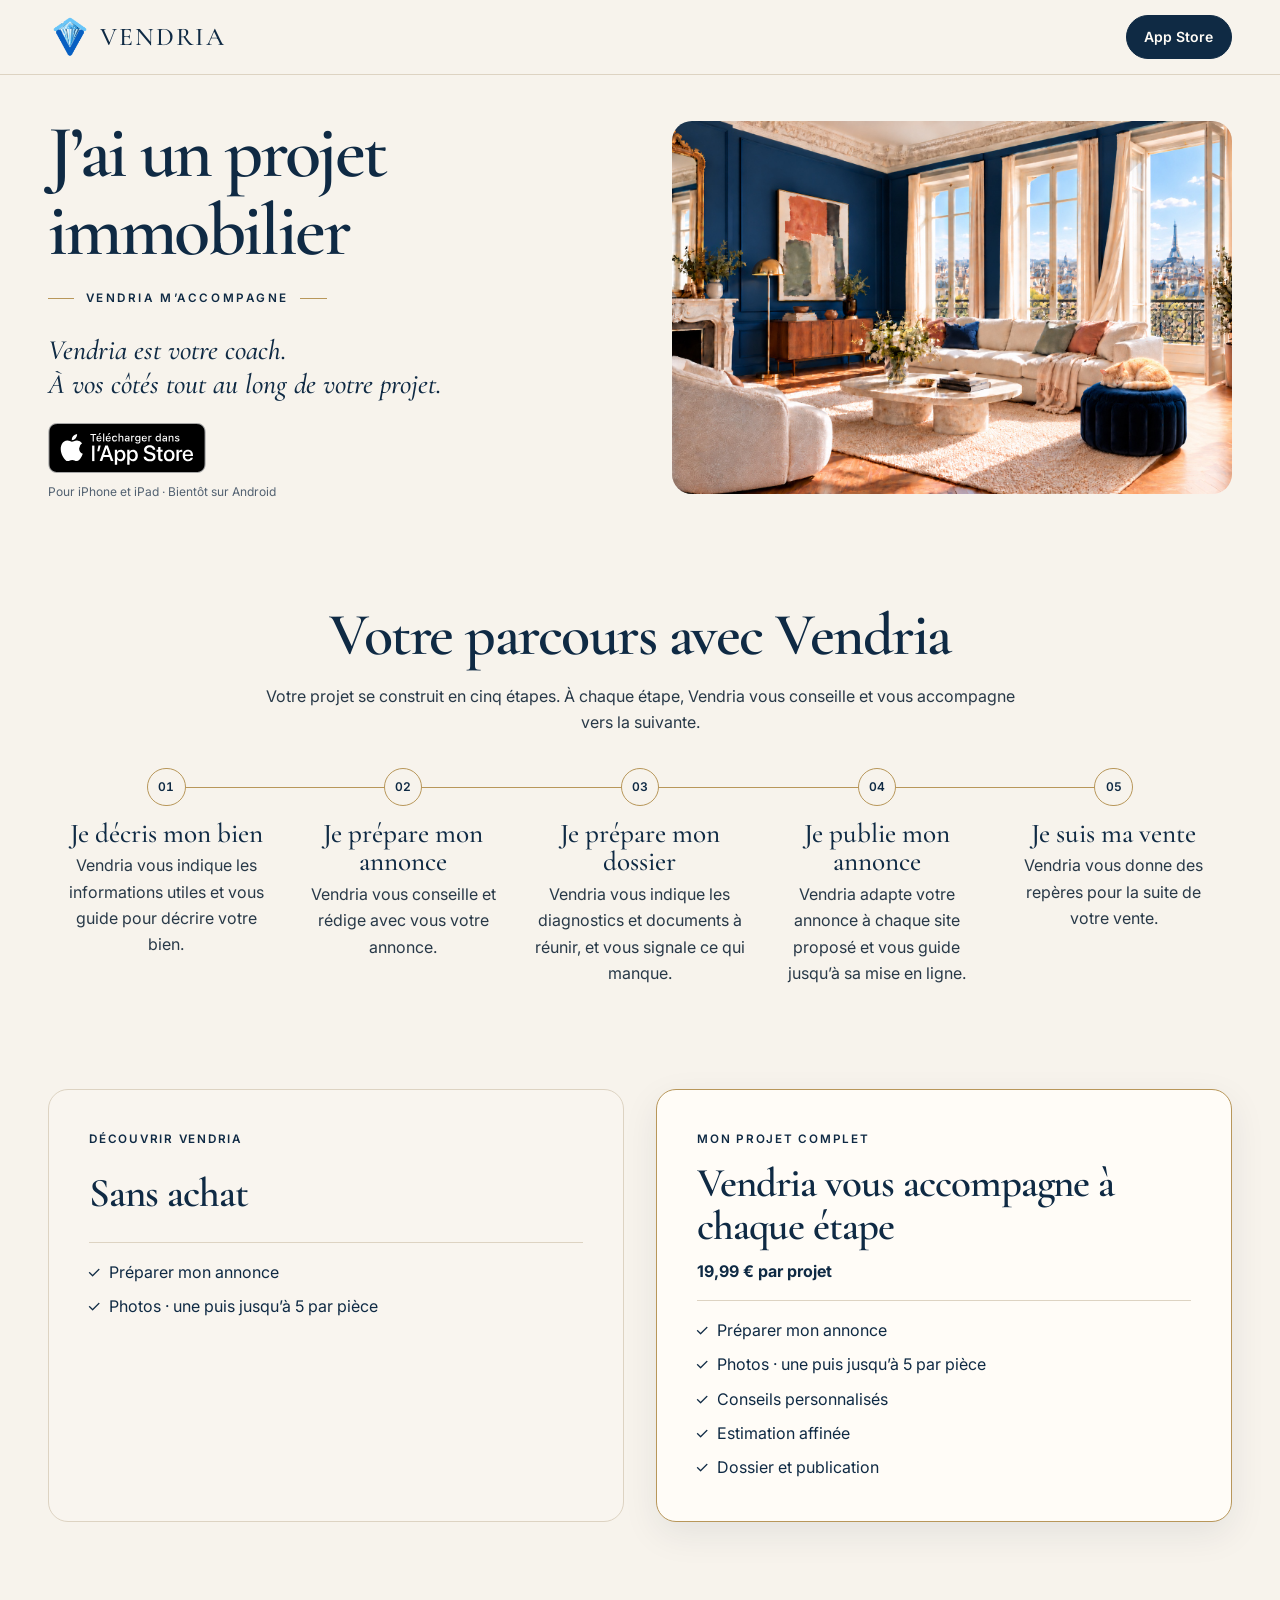
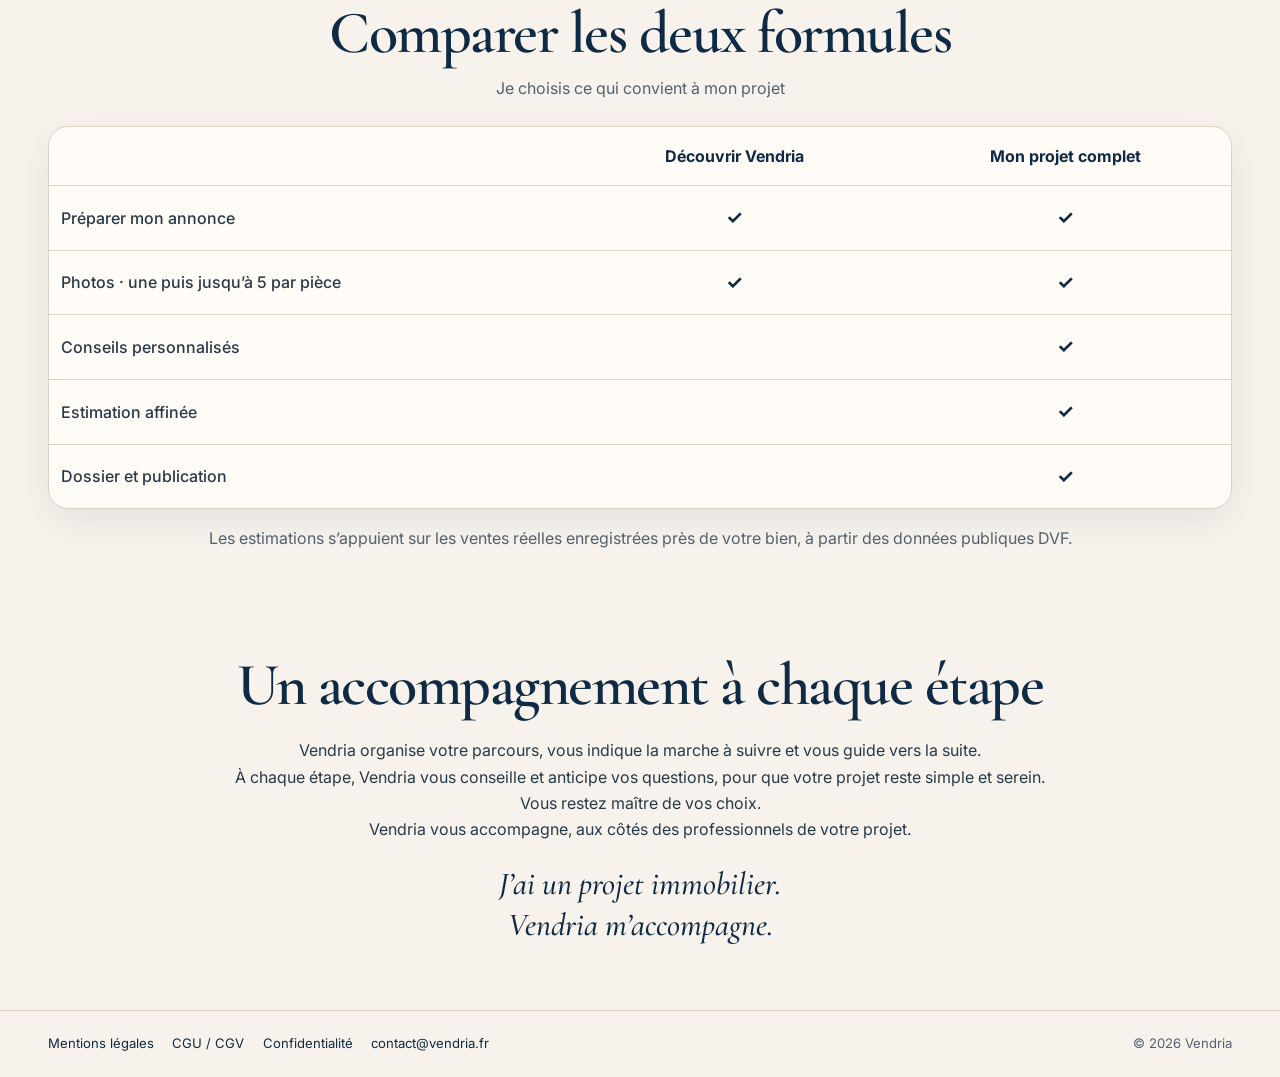
<file: index.html>
<!doctype html>
<html lang="fr">
<head>
  <meta charset="utf-8">
  <meta name="viewport" content="width=device-width, initial-scale=1">
  <meta name="description" content="Vendria vous accompagne tout au long de votre projet immobilier : description du bien, annonce, dossier et publication.">
  <title>Vendria · J’ai un projet immobilier, Vendria m’accompagne</title>
  <meta property="og:type" content="website">
  <meta property="og:title" content="Vendria · J’ai un projet immobilier, Vendria m’accompagne">
  <meta property="og:description" content="Vendria vous accompagne tout au long de votre projet immobilier : description du bien, annonce, dossier et publication.">
  <meta name="twitter:card" content="summary">
  <meta name="twitter:title" content="Vendria · J’ai un projet immobilier, Vendria m’accompagne">
  <meta name="twitter:description" content="Vendria vous accompagne tout au long de votre projet immobilier : description du bien, annonce, dossier et publication.">
  <link rel="icon" href="favicon.ico" sizes="any">
  <link rel="icon" type="image/png" sizes="32x32" href="favicon-32.png">
  <link rel="icon" type="image/png" sizes="180x180" href="favicon-180.png">
  <link rel="apple-touch-icon" sizes="180x180" href="apple-touch-icon.png">
  <link rel="stylesheet" href="style.css">
</head>
<body>
  <header class="site-header">
    <div class="shell header-inner">
      <a class="wordmark" href="index.html" aria-label="Vendria — Accueil"><img src="logo-vendria.png" width="44" height="44" alt=""><span>VENDRIA</span></a>
      <a class="download-link" href="https://apps.apple.com/fr/app/vendria-immobilier/id6817850161">App Store</a>
    </div>
  </header>

  <main>
    <section class="hero shell" aria-labelledby="hero-title">
      <div class="hero-copy">
        <h1 id="hero-title">J’ai un projet immobilier</h1>
        <p class="eyebrow hero-signature">Vendria m’accompagne</p>
        <p class="tagline">Vendria est votre coach.<br>À vos côtés tout au long de votre projet.</p>
        <a class="store-badge" href="https://apps.apple.com/fr/app/vendria-immobilier/id6817850161">
          <img src="app-store-fr.svg" width="158" height="50" alt="Télécharger dans l’App Store">
        </a>
        <p class="availability">Pour iPhone et iPad <span aria-hidden="true">·</span> Bientôt sur Android</p>
      </div>
      <img class="hero-photo" src="photo-accueil.jpg" width="1536" height="1024" alt="" fetchpriority="high">
    </section>

    <!-- Référentiel Vendria : ces 5 intitulés et phrases doivent rester identiques à ceux de l'application. Ne pas les modifier sur le site seul. -->
    <section class="shell steps" aria-labelledby="steps-title">
      <h2 id="steps-title">Votre parcours avec Vendria</h2>
      <p class="steps-intro">Votre projet se construit en cinq étapes. À chaque étape, Vendria vous conseille et vous accompagne vers la suivante.</p>
      <ol class="timeline" role="list">
        <li><span class="step-number" aria-hidden="true">01</span><h3>Je décris mon bien</h3><p>Vendria vous indique les informations utiles et vous guide pour décrire votre bien.</p></li>
        <li><span class="step-number" aria-hidden="true">02</span><h3>Je prépare mon annonce</h3><p>Vendria vous conseille et rédige avec vous votre annonce.</p></li>
        <li><span class="step-number" aria-hidden="true">03</span><h3>Je prépare mon dossier</h3><p>Vendria vous indique les diagnostics et documents à réunir, et vous signale ce qui manque.</p></li>
        <li><span class="step-number" aria-hidden="true">04</span><h3>Je publie mon annonce</h3><p>Vendria adapte votre annonce à chaque site proposé et vous guide jusqu’à sa mise en ligne.</p></li>
        <li><span class="step-number" aria-hidden="true">05</span><h3>Je suis ma vente</h3><p>Vendria vous donne des repères pour la suite de votre vente.</p></li>
      </ol>
    </section>

    <section class="shell offer" aria-label="Tarif">
      <div class="offer-card">
        <p class="eyebrow">Découvrir Vendria</p>
        <h2 class="offer-title">Sans achat</h2>
        <ul class="offer-list" role="list">
          <li>Préparer mon annonce</li>
          <li>Photos · une puis jusqu’à 5 par pièce</li>
        </ul>
      </div>
      <div class="offer-card offer-card-premium">
        <p class="eyebrow">Mon projet complet</p>
        <h2 class="offer-title">Vendria vous accompagne à chaque étape</h2>
        <p class="offer-price">19,99&nbsp;€ par projet</p>
        <ul class="offer-list" role="list">
          <li>Préparer mon annonce</li>
          <li>Photos · une puis jusqu’à 5 par pièce</li>
          <li>Conseils personnalisés</li>
          <li>Estimation affinée</li>
          <li>Dossier et publication</li>
        </ul>
      </div>
      <div class="offer-comparison">
        <h2>Comparer les deux formules</h2>
        <p class="comparison-subtitle">Je choisis ce qui convient à mon projet</p>
        <div class="comparison-scroll" tabindex="0" role="region" aria-label="Comparaison des formules">
          <table class="comparison-table">
            <thead>
              <tr>
                <th scope="col"><span class="visually-hidden">Fonctionnalité</span></th>
                <th scope="col">Découvrir Vendria</th>
                <th scope="col">Mon projet complet</th>
              </tr>
            </thead>
            <tbody>
              <tr><th scope="row">Préparer mon annonce</th><td aria-label="Inclus">✓</td><td aria-label="Inclus">✓</td></tr>
              <tr><th scope="row">Photos · une puis jusqu’à 5 par pièce</th><td aria-label="Inclus">✓</td><td aria-label="Inclus">✓</td></tr>
              <tr><th scope="row">Conseils personnalisés</th><td></td><td aria-label="Inclus">✓</td></tr>
              <tr><th scope="row">Estimation affinée</th><td></td><td aria-label="Inclus">✓</td></tr>
              <tr><th scope="row">Dossier et publication</th><td></td><td aria-label="Inclus">✓</td></tr>
            </tbody>
          </table>
        </div>
        <p class="offer-detail">Les estimations s’appuient sur les ventes réelles enregistrées près de votre bien, à partir des données publiques DVF.</p>
      </div>
    </section>
    <section class="shell coach" aria-labelledby="coach-title">
      <h2 id="coach-title">Un accompagnement à chaque étape</h2>
      <p>Vendria organise votre parcours, vous indique la marche à suivre et vous guide vers la suite.<br>
      À chaque étape, Vendria vous conseille et anticipe vos questions, pour que votre projet reste simple et serein.<br>
      Vous restez maître de vos choix.<br>
      Vendria vous accompagne, aux côtés des professionnels de votre projet.</p>
      <p class="coach-signature">J’ai un projet immobilier.<br>Vendria m’accompagne.</p>
    </section>
  </main>

  <footer class="site-footer">
    <div class="shell footer-inner">
      <nav aria-label="Informations légales">
        <a href="mentions-legales.html">Mentions légales</a>
        <a href="cgu-cgv.html">CGU / CGV</a>
        <a href="confidentialite.html">Confidentialité</a>
        <a href="mailto:contact@vendria.fr">contact@vendria.fr</a>
      </nav>
      <p>© 2026 Vendria</p>
    </div>
  </footer>
</body>
</html>
</file>
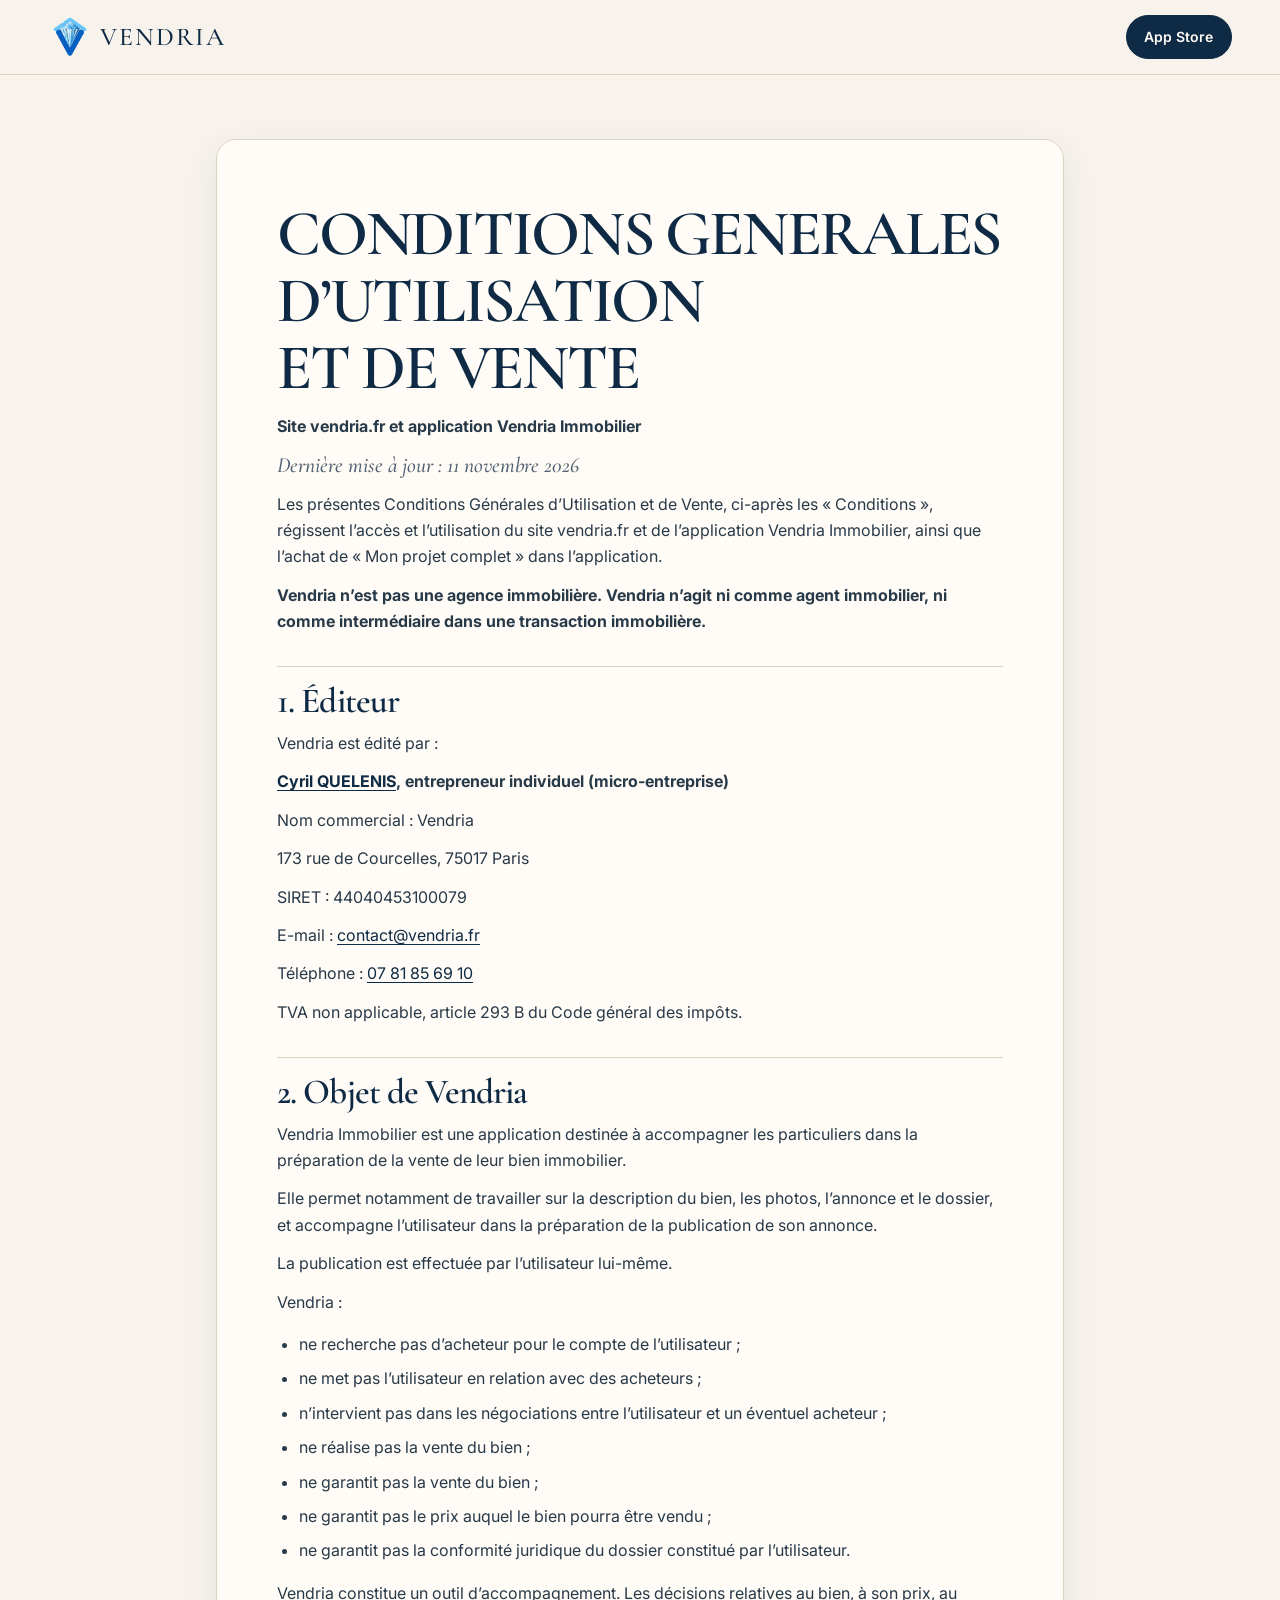
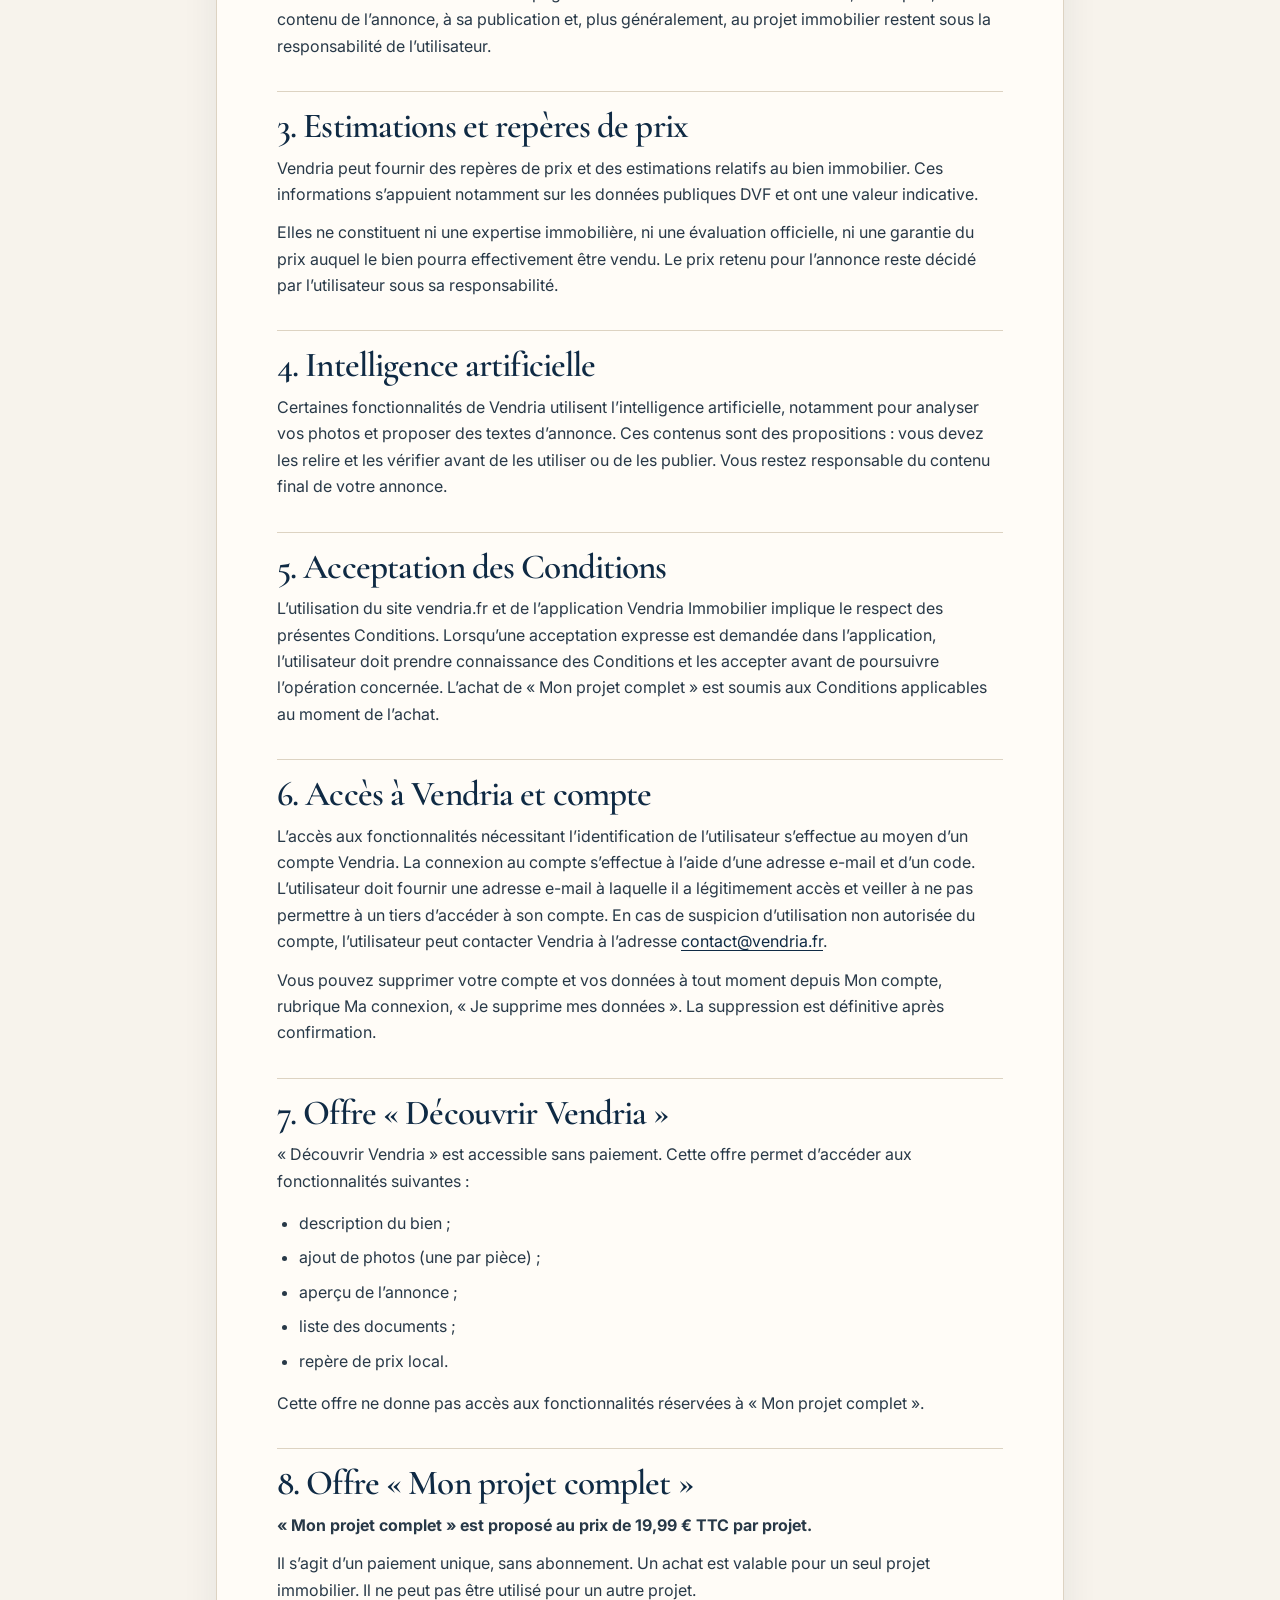
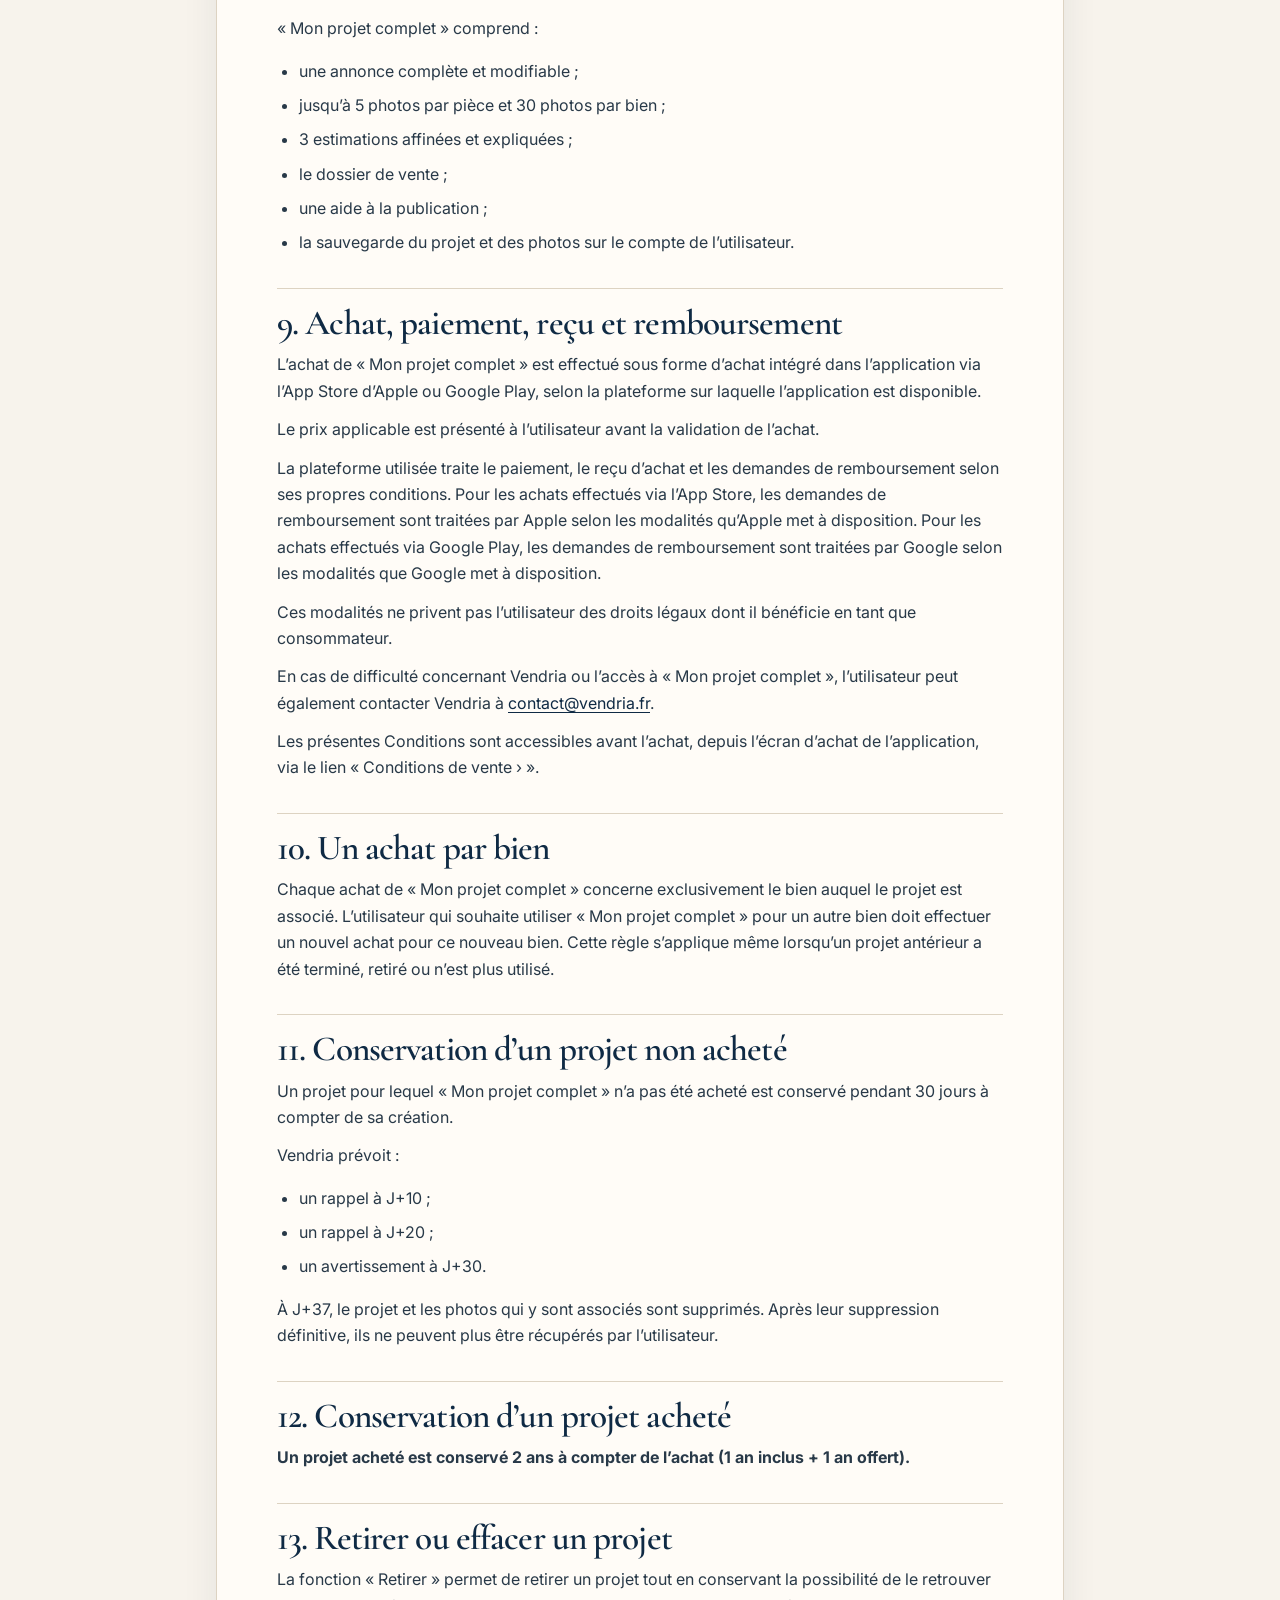
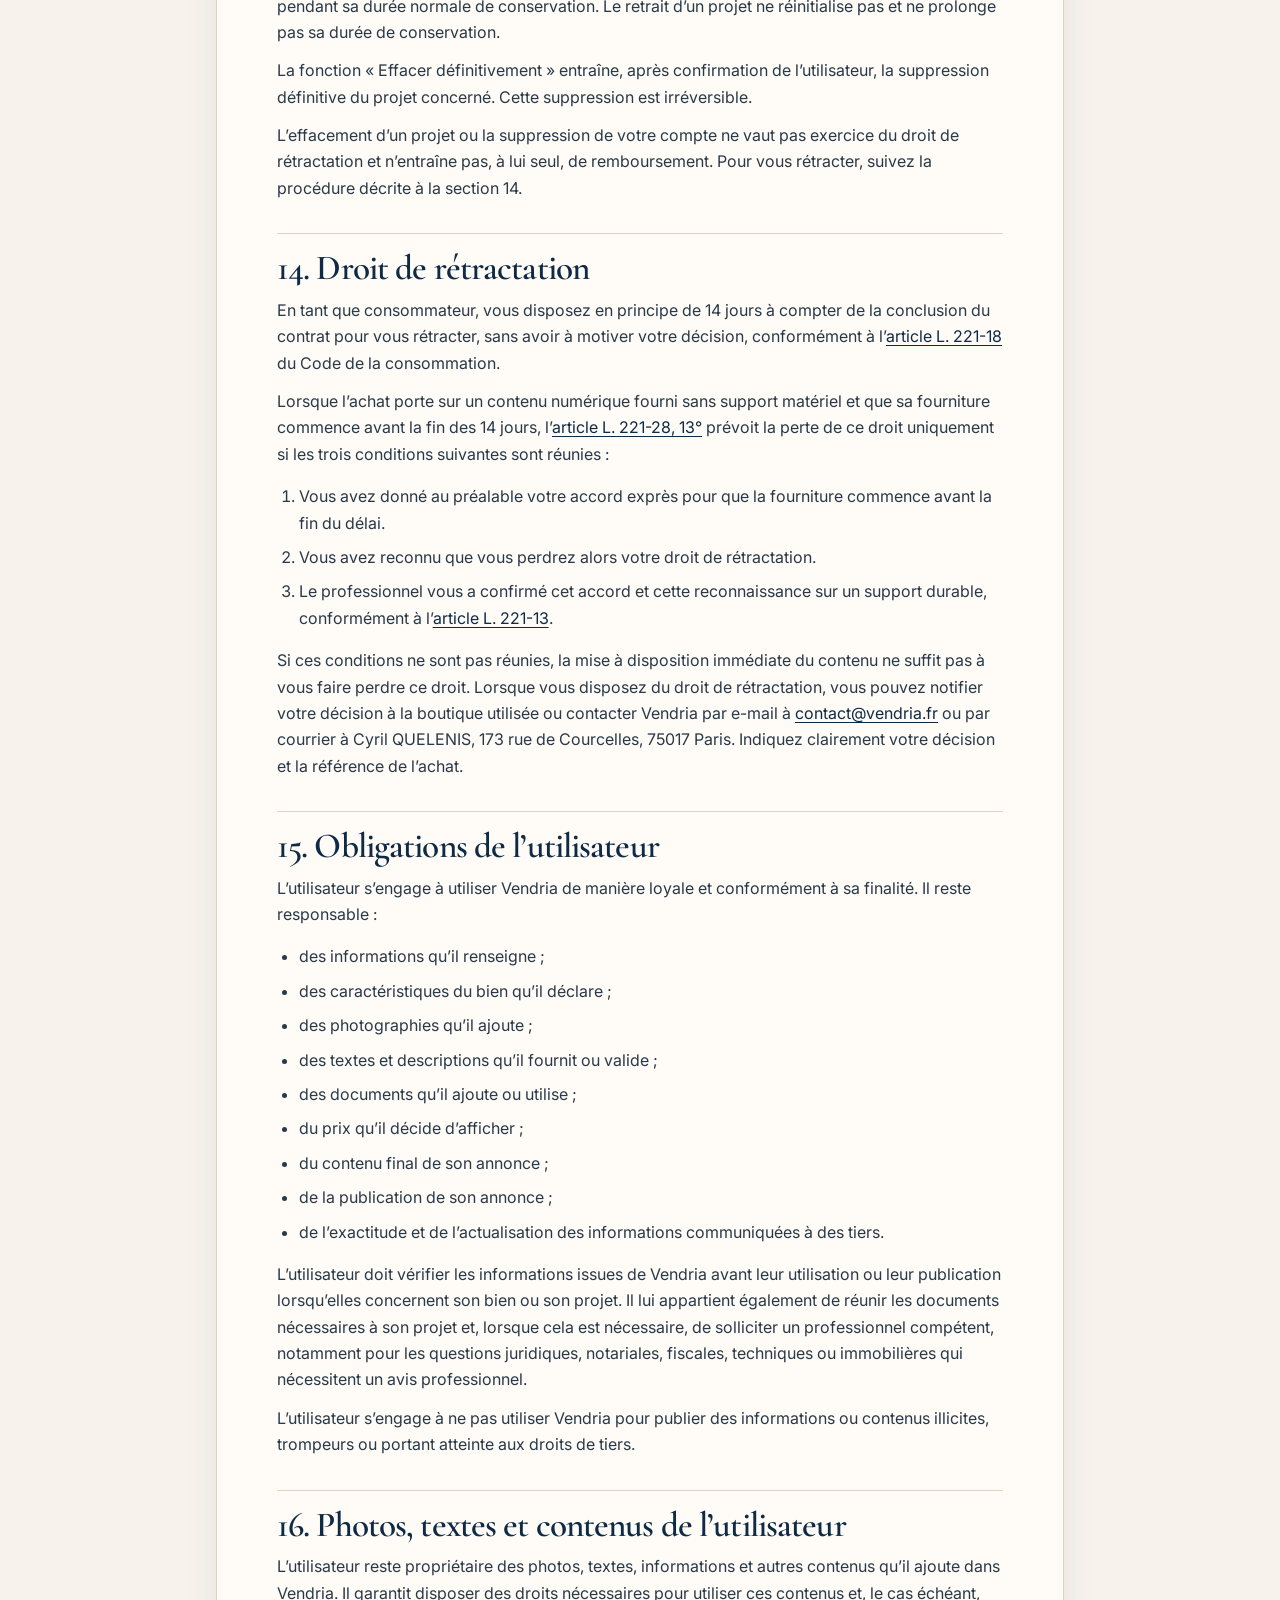
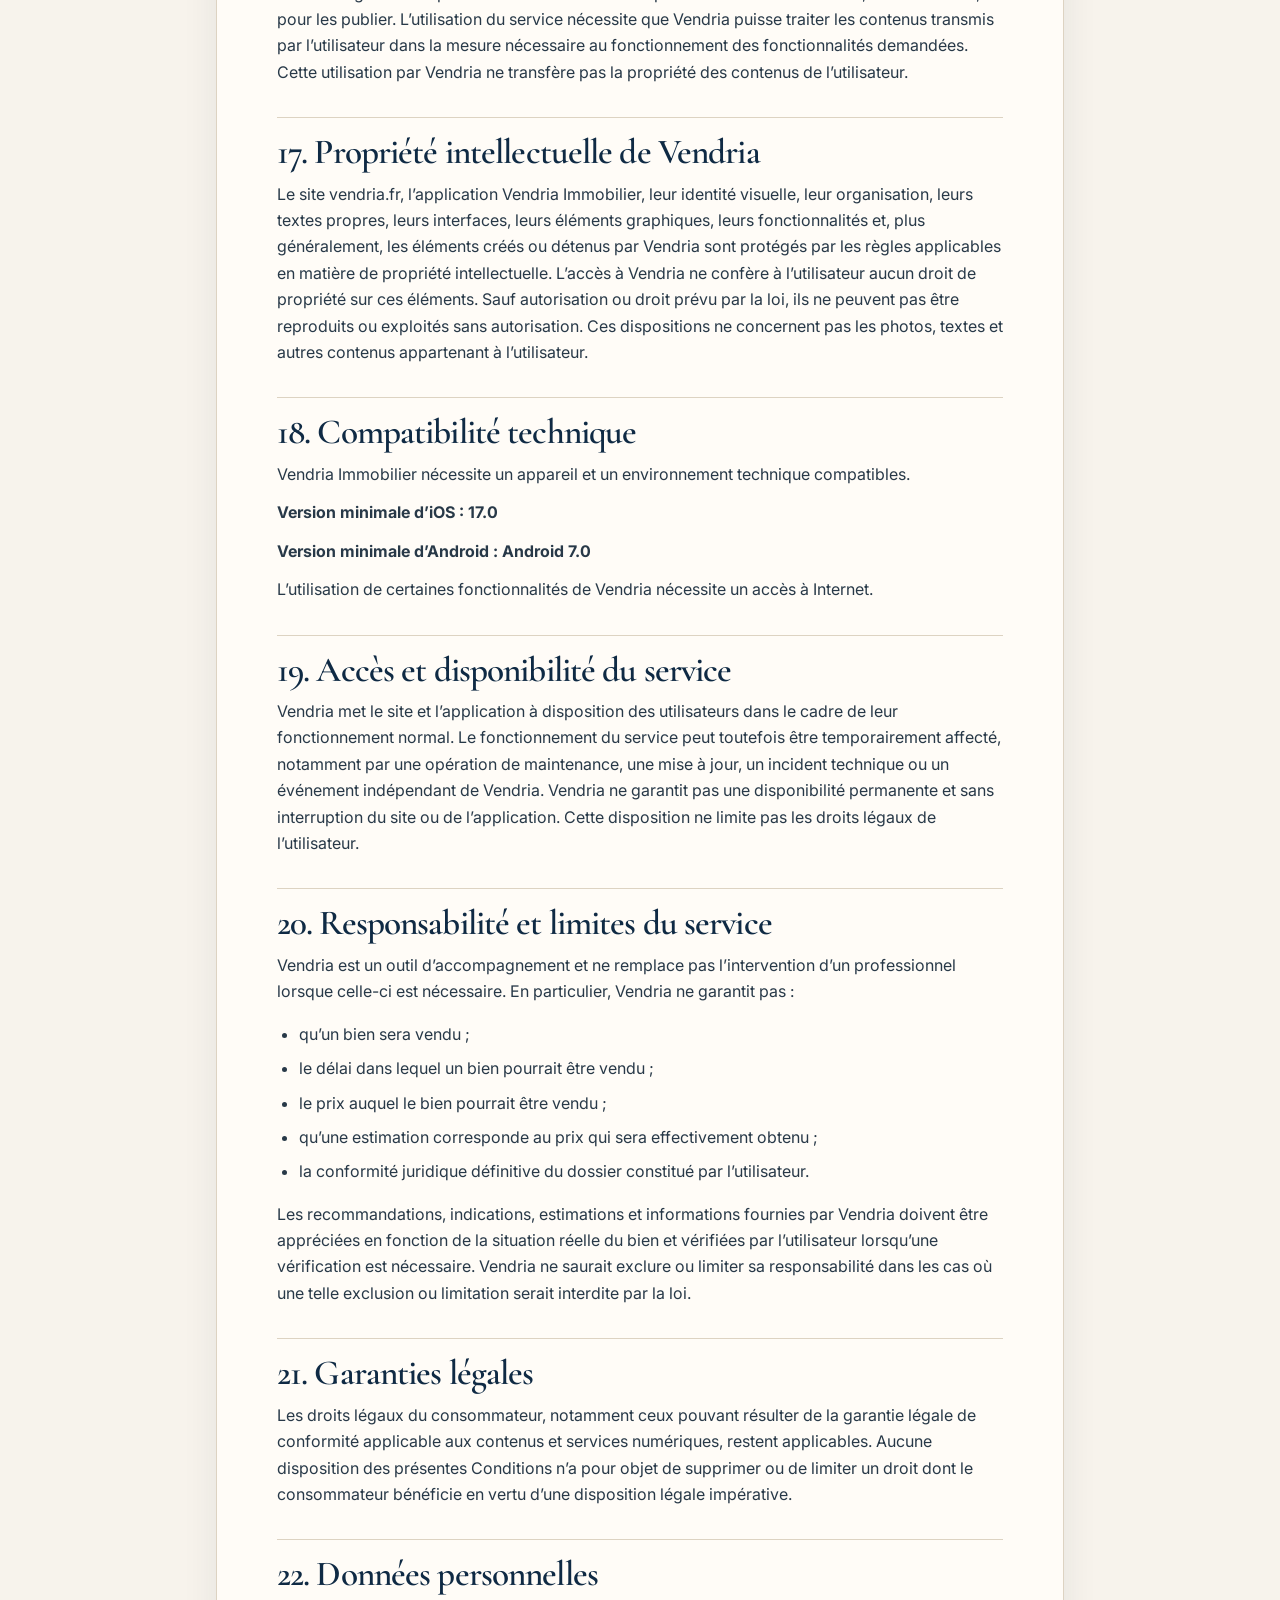
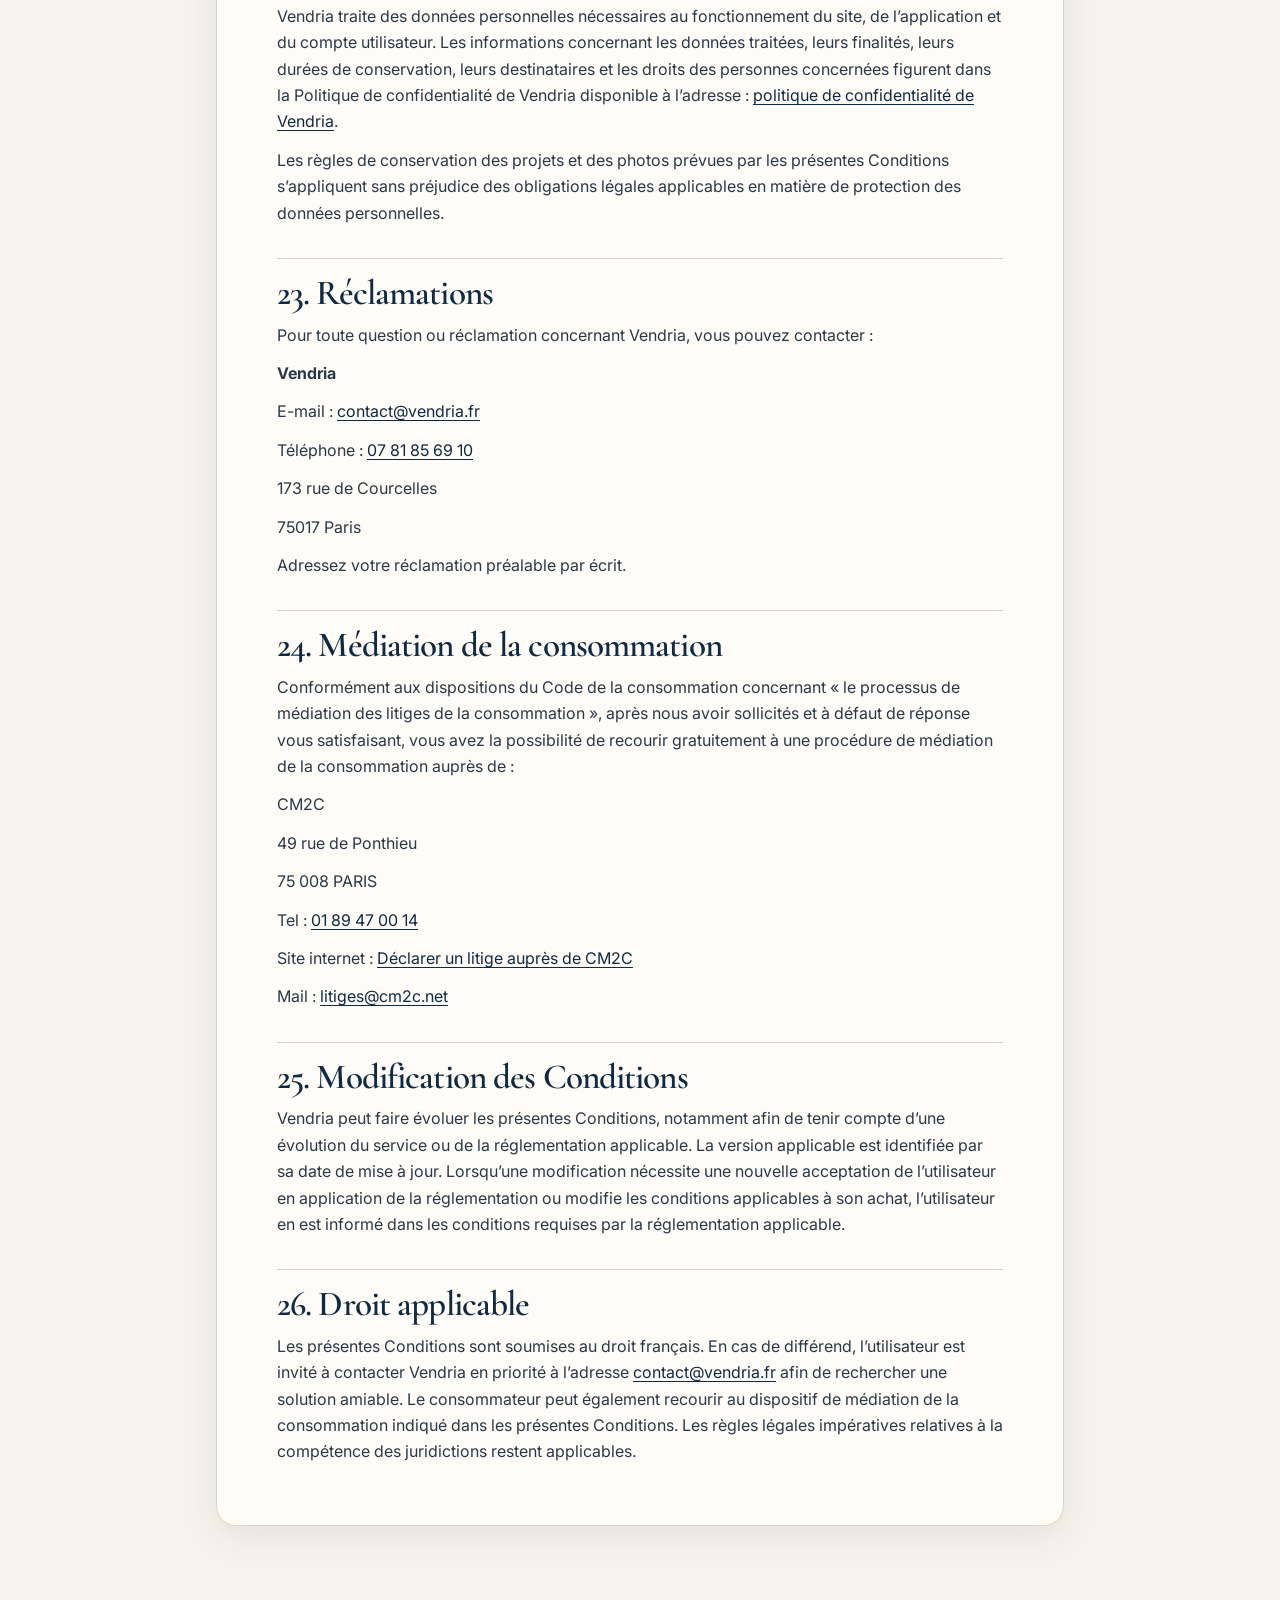
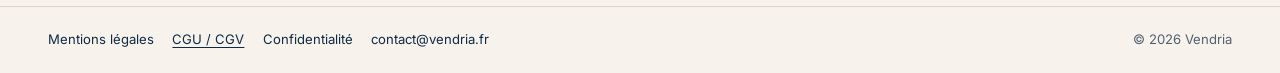
<file: cgu-cgv.html>
<!doctype html>
<html lang="fr">
<head>
  <meta charset="utf-8">
  <meta name="viewport" content="width=device-width, initial-scale=1">
  <title>CGU / CGV – Vendria</title>
  <link rel="icon" href="favicon.ico" sizes="any">
  <link rel="icon" type="image/png" sizes="32x32" href="favicon-32.png">
  <link rel="icon" type="image/png" sizes="180x180" href="favicon-180.png">
  <link rel="apple-touch-icon" sizes="180x180" href="apple-touch-icon.png">
  <link rel="stylesheet" href="style.css">
</head>
<body>
  <header class="site-header">
    <div class="shell header-inner">
      <a class="wordmark" href="index.html" aria-label="Vendria — Accueil"><img src="logo-vendria.png" width="44" height="44" alt=""><span>VENDRIA</span></a>
      <a class="download-link" href="https://apps.apple.com/fr/app/vendria-immobilier/id6817850161">App Store</a>
    </div>
  </header>

  <main class="legal">
    <h1>CONDITIONS GENERALES D’UTILISATION ET DE VENTE</h1>
    <p><strong>Site vendria.fr et application Vendria Immobilier</strong></p>
    <p class="date">Dernière mise à jour : <time id="date-entree-en-vigueur-cgu"></time></p>
    <p>Les présentes Conditions Générales d’Utilisation et de Vente, ci-après les « Conditions », régissent l’accès et l’utilisation du site vendria.fr et de l’application Vendria Immobilier, ainsi que l’achat de « Mon projet complet » dans l’application.</p>
    <p><strong>Vendria n’est pas une agence immobilière. Vendria n’agit ni comme agent immobilier, ni comme intermédiaire dans une transaction immobilière.</strong></p>
    <h2>1. Éditeur</h2>
    <p>Vendria est édité par :</p>
    <p><strong><a href="mentions-legales.html">Cyril QUELENIS</a>, entrepreneur individuel (micro-entreprise)</strong></p>
    <p>Nom commercial : Vendria</p>
    <p>173 rue de Courcelles, 75017 Paris</p>
    <p>SIRET : 44040453100079</p>
    <p>E-mail : <a href="mailto:contact@vendria.fr">contact@vendria.fr</a></p>
    <p>Téléphone : <a href="tel:+33781856910">07 81 85 69 10</a></p>
    <p>TVA non applicable, article 293 B du Code général des impôts.</p>
    <h2>2. Objet de Vendria</h2>
    <p>Vendria Immobilier est une application destinée à accompagner les particuliers dans la préparation de la vente de leur bien immobilier.</p>
    <p>Elle permet notamment de travailler sur la description du bien, les photos, l’annonce et le dossier, et accompagne l’utilisateur dans la préparation de la publication de son annonce.</p>
    <p>La publication est effectuée par l’utilisateur lui-même.</p>
    <p>Vendria :</p>
    <ul>
      <li>ne recherche pas d’acheteur pour le compte de l’utilisateur ;</li>
      <li>ne met pas l’utilisateur en relation avec des acheteurs ;</li>
      <li>n’intervient pas dans les négociations entre l’utilisateur et un éventuel acheteur ;</li>
      <li>ne réalise pas la vente du bien ;</li>
      <li>ne garantit pas la vente du bien ;</li>
      <li>ne garantit pas le prix auquel le bien pourra être vendu ;</li>
      <li>ne garantit pas la conformité juridique du dossier constitué par l’utilisateur.</li>
    </ul>
    <p>Vendria constitue un outil d’accompagnement. Les décisions relatives au bien, à son prix, au contenu de l’annonce, à sa publication et, plus généralement, au projet immobilier restent sous la responsabilité de l’utilisateur.</p>
    <h2>3. Estimations et repères de prix</h2>
    <p>Vendria peut fournir des repères de prix et des estimations relatifs au bien immobilier. Ces informations s’appuient notamment sur les données publiques DVF et ont une valeur indicative.</p>
    <p>Elles ne constituent ni une expertise immobilière, ni une évaluation officielle, ni une garantie du prix auquel le bien pourra effectivement être vendu. Le prix retenu pour l’annonce reste décidé par l’utilisateur sous sa responsabilité.</p>
    <h2>4. Intelligence artificielle</h2>
    <p>Certaines fonctionnalités de Vendria utilisent l’intelligence artificielle, notamment pour analyser vos photos et proposer des textes d’annonce. Ces contenus sont des propositions : vous devez les relire et les vérifier avant de les utiliser ou de les publier. Vous restez responsable du contenu final de votre annonce.</p>
    <h2>5. Acceptation des Conditions</h2>
    <p>L’utilisation du site vendria.fr et de l’application Vendria Immobilier implique le respect des présentes Conditions. Lorsqu’une acceptation expresse est demandée dans l’application, l’utilisateur doit prendre connaissance des Conditions et les accepter avant de poursuivre l’opération concernée. L’achat de « Mon projet complet » est soumis aux Conditions applicables au moment de l’achat.</p>
    <h2>6. Accès à Vendria et compte</h2>
    <p>L’accès aux fonctionnalités nécessitant l’identification de l’utilisateur s’effectue au moyen d’un compte Vendria. La connexion au compte s’effectue à l’aide d’une adresse e-mail et d’un code. L’utilisateur doit fournir une adresse e-mail à laquelle il a légitimement accès et veiller à ne pas permettre à un tiers d’accéder à son compte. En cas de suspicion d’utilisation non autorisée du compte, l’utilisateur peut contacter Vendria à l’adresse <a href="mailto:contact@vendria.fr">contact@vendria.fr</a>.</p>
    <p>Vous pouvez supprimer votre compte et vos données à tout moment depuis Mon compte, rubrique Ma connexion, « Je supprime mes données ». La suppression est définitive après confirmation.</p>
    <h2>7. Offre « Découvrir Vendria »</h2>
    <p>« Découvrir Vendria » est accessible sans paiement. Cette offre permet d’accéder aux fonctionnalités suivantes :</p>
    <ul>
      <li>description du bien ;</li>
      <li>ajout de photos (une par pièce) ;</li>
      <li>aperçu de l’annonce ;</li>
      <li>liste des documents ;</li>
      <li>repère de prix local.</li>
    </ul>
    <p>Cette offre ne donne pas accès aux fonctionnalités réservées à « Mon projet complet ».</p>
    <h2>8. Offre « Mon projet complet »</h2>
    <p><strong>« Mon projet complet » est proposé au prix de 19,99 € TTC par projet.</strong></p>
    <p>Il s’agit d’un paiement unique, sans abonnement. Un achat est valable pour un seul projet immobilier. Il ne peut pas être utilisé pour un autre projet.</p>
    <p>« Mon projet complet » comprend :</p>
    <ul>
      <li>une annonce complète et modifiable ;</li>
      <li>jusqu’à 5 photos par pièce et 30 photos par bien ;</li>
      <li>3 estimations affinées et expliquées ;</li>
      <li>le dossier de vente ;</li>
      <li>une aide à la publication ;</li>
      <li>la sauvegarde du projet et des photos sur le compte de l’utilisateur.</li>
    </ul>
    <h2>9. Achat, paiement, reçu et remboursement</h2>
    <p>L’achat de « Mon projet complet » est effectué sous forme d’achat intégré dans l’application via l’App Store d’Apple ou Google Play, selon la plateforme sur laquelle l’application est disponible.</p>
    <p>Le prix applicable est présenté à l’utilisateur avant la validation de l’achat.</p>
    <p>La plateforme utilisée traite le paiement, le reçu d’achat et les demandes de remboursement selon ses propres conditions. Pour les achats effectués via l’App Store, les demandes de remboursement sont traitées par Apple selon les modalités qu’Apple met à disposition. Pour les achats effectués via Google Play, les demandes de remboursement sont traitées par Google selon les modalités que Google met à disposition.</p>
    <p>Ces modalités ne privent pas l’utilisateur des droits légaux dont il bénéficie en tant que consommateur.</p>
    <p>En cas de difficulté concernant Vendria ou l’accès à « Mon projet complet », l’utilisateur peut également contacter Vendria à <a href="mailto:contact@vendria.fr">contact@vendria.fr</a>.</p>
    <p>Les présentes Conditions sont accessibles avant l’achat, depuis l’écran d’achat de l’application, via le lien « Conditions de vente › ».</p>
    <h2>10. Un achat par bien</h2>
    <p>Chaque achat de « Mon projet complet » concerne exclusivement le bien auquel le projet est associé. L’utilisateur qui souhaite utiliser « Mon projet complet » pour un autre bien doit effectuer un nouvel achat pour ce nouveau bien. Cette règle s’applique même lorsqu’un projet antérieur a été terminé, retiré ou n’est plus utilisé.</p>
    <h2>11. Conservation d’un projet non acheté</h2>
    <p>Un projet pour lequel « Mon projet complet » n’a pas été acheté est conservé pendant 30 jours à compter de sa création.</p>
    <p>Vendria prévoit :</p>
    <ul>
      <li>un rappel à J+10 ;</li>
      <li>un rappel à J+20 ;</li>
      <li>un avertissement à J+30.</li>
    </ul>
    <p>À J+37, le projet et les photos qui y sont associés sont supprimés. Après leur suppression définitive, ils ne peuvent plus être récupérés par l’utilisateur.</p>
    <h2>12. Conservation d’un projet acheté</h2>
    <p><strong>Un projet acheté est conservé 2 ans à compter de l’achat (1 an inclus + 1 an offert).</strong></p>
    <h2>13. Retirer ou effacer un projet</h2>
    <p>La fonction « Retirer » permet de retirer un projet tout en conservant la possibilité de le retrouver pendant sa durée normale de conservation. Le retrait d’un projet ne réinitialise pas et ne prolonge pas sa durée de conservation.</p>
    <p>La fonction « Effacer définitivement » entraîne, après confirmation de l’utilisateur, la suppression définitive du projet concerné. Cette suppression est irréversible.</p>
    <p>L’effacement d’un projet ou la suppression de votre compte ne vaut pas exercice du droit de rétractation et n’entraîne pas, à lui seul, de remboursement. Pour vous rétracter, suivez la procédure décrite à la section 14.</p>
    <h2>14. Droit de rétractation</h2>
    <p>En tant que consommateur, vous disposez en principe de 14 jours à compter de la conclusion du contrat pour vous rétracter, sans avoir à motiver votre décision, conformément à l’<a href="https://www.legifrance.gouv.fr/codes/article_lc/LEGIARTI000032226842">article L. 221-18</a> du Code de la consommation.</p>
    <p>Lorsque l’achat porte sur un contenu numérique fourni sans support matériel et que sa fourniture commence avant la fin des 14 jours, l’<a href="https://www.legifrance.gouv.fr/codes/article_lc/LEGIARTI000044563170">article L. 221-28, 13°</a> prévoit la perte de ce droit uniquement si les trois conditions suivantes sont réunies :</p>
    <ol>
      <li>Vous avez donné au préalable votre accord exprès pour que la fourniture commence avant la fin du délai.</li>
      <li>Vous avez reconnu que vous perdrez alors votre droit de rétractation.</li>
      <li>Le professionnel vous a confirmé cet accord et cette reconnaissance sur un support durable, conformément à l’<a href="https://www.legifrance.gouv.fr/codes/article_lc/LEGIARTI000044563210">article L. 221-13</a>.</li>
    </ol>
    <p>Si ces conditions ne sont pas réunies, la mise à disposition immédiate du contenu ne suffit pas à vous faire perdre ce droit. Lorsque vous disposez du droit de rétractation, vous pouvez notifier votre décision à la boutique utilisée ou contacter Vendria par e-mail à <a href="mailto:contact@vendria.fr">contact@vendria.fr</a> ou par courrier à Cyril QUELENIS, 173 rue de Courcelles, 75017 Paris. Indiquez clairement votre décision et la référence de l’achat.</p>
    <h2>15. Obligations de l’utilisateur</h2>
    <p>L’utilisateur s’engage à utiliser Vendria de manière loyale et conformément à sa finalité. Il reste responsable :</p>
    <ul>
      <li>des informations qu’il renseigne ;</li>
      <li>des caractéristiques du bien qu’il déclare ;</li>
      <li>des photographies qu’il ajoute ;</li>
      <li>des textes et descriptions qu’il fournit ou valide ;</li>
      <li>des documents qu’il ajoute ou utilise ;</li>
      <li>du prix qu’il décide d’afficher ;</li>
      <li>du contenu final de son annonce ;</li>
      <li>de la publication de son annonce ;</li>
      <li>de l’exactitude et de l’actualisation des informations communiquées à des tiers.</li>
    </ul>
    <p>L’utilisateur doit vérifier les informations issues de Vendria avant leur utilisation ou leur publication lorsqu’elles concernent son bien ou son projet. Il lui appartient également de réunir les documents nécessaires à son projet et, lorsque cela est nécessaire, de solliciter un professionnel compétent, notamment pour les questions juridiques, notariales, fiscales, techniques ou immobilières qui nécessitent un avis professionnel.</p>
    <p>L’utilisateur s’engage à ne pas utiliser Vendria pour publier des informations ou contenus illicites, trompeurs ou portant atteinte aux droits de tiers.</p>
    <h2>16. Photos, textes et contenus de l’utilisateur</h2>
    <p>L’utilisateur reste propriétaire des photos, textes, informations et autres contenus qu’il ajoute dans Vendria. Il garantit disposer des droits nécessaires pour utiliser ces contenus et, le cas échéant, pour les publier. L’utilisation du service nécessite que Vendria puisse traiter les contenus transmis par l’utilisateur dans la mesure nécessaire au fonctionnement des fonctionnalités demandées. Cette utilisation par Vendria ne transfère pas la propriété des contenus de l’utilisateur.</p>
    <h2>17. Propriété intellectuelle de Vendria</h2>
    <p>Le site vendria.fr, l’application Vendria Immobilier, leur identité visuelle, leur organisation, leurs textes propres, leurs interfaces, leurs éléments graphiques, leurs fonctionnalités et, plus généralement, les éléments créés ou détenus par Vendria sont protégés par les règles applicables en matière de propriété intellectuelle. L’accès à Vendria ne confère à l’utilisateur aucun droit de propriété sur ces éléments. Sauf autorisation ou droit prévu par la loi, ils ne peuvent pas être reproduits ou exploités sans autorisation. Ces dispositions ne concernent pas les photos, textes et autres contenus appartenant à l’utilisateur.</p>
    <h2>18. Compatibilité technique</h2>
    <p>Vendria Immobilier nécessite un appareil et un environnement technique compatibles.</p>
    <p><strong>Version minimale d’iOS : 17.0</strong></p>
    <p><strong>Version minimale d’Android : Android 7.0</strong></p>
    <p>L’utilisation de certaines fonctionnalités de Vendria nécessite un accès à Internet.</p>
    <h2>19. Accès et disponibilité du service</h2>
    <p>Vendria met le site et l’application à disposition des utilisateurs dans le cadre de leur fonctionnement normal. Le fonctionnement du service peut toutefois être temporairement affecté, notamment par une opération de maintenance, une mise à jour, un incident technique ou un événement indépendant de Vendria. Vendria ne garantit pas une disponibilité permanente et sans interruption du site ou de l’application. Cette disposition ne limite pas les droits légaux de l’utilisateur.</p>
    <h2>20. Responsabilité et limites du service</h2>
    <p>Vendria est un outil d’accompagnement et ne remplace pas l’intervention d’un professionnel lorsque celle-ci est nécessaire. En particulier, Vendria ne garantit pas :</p>
    <ul>
      <li>qu’un bien sera vendu ;</li>
      <li>le délai dans lequel un bien pourrait être vendu ;</li>
      <li>le prix auquel le bien pourrait être vendu ;</li>
      <li>qu’une estimation corresponde au prix qui sera effectivement obtenu ;</li>
      <li>la conformité juridique définitive du dossier constitué par l’utilisateur.</li>
    </ul>
    <p>Les recommandations, indications, estimations et informations fournies par Vendria doivent être appréciées en fonction de la situation réelle du bien et vérifiées par l’utilisateur lorsqu’une vérification est nécessaire. Vendria ne saurait exclure ou limiter sa responsabilité dans les cas où une telle exclusion ou limitation serait interdite par la loi.</p>
    <h2>21. Garanties légales</h2>
    <p>Les droits légaux du consommateur, notamment ceux pouvant résulter de la garantie légale de conformité applicable aux contenus et services numériques, restent applicables. Aucune disposition des présentes Conditions n’a pour objet de supprimer ou de limiter un droit dont le consommateur bénéficie en vertu d’une disposition légale impérative.</p>
    <h2>22. Données personnelles</h2>
    <p>Vendria traite des données personnelles nécessaires au fonctionnement du site, de l’application et du compte utilisateur. Les informations concernant les données traitées, leurs finalités, leurs durées de conservation, leurs destinataires et les droits des personnes concernées figurent dans la Politique de confidentialité de Vendria disponible à l’adresse : <a href="confidentialite.html">politique de confidentialité de Vendria</a>.</p>
    <p>Les règles de conservation des projets et des photos prévues par les présentes Conditions s’appliquent sans préjudice des obligations légales applicables en matière de protection des données personnelles.</p>
    <h2>23. Réclamations</h2>
    <p>Pour toute question ou réclamation concernant Vendria, vous pouvez contacter :</p>
    <p><strong>Vendria</strong></p>
    <p>E-mail : <a href="mailto:contact@vendria.fr">contact@vendria.fr</a></p>
    <p>Téléphone : <a href="tel:+33781856910">07 81 85 69 10</a></p>
    <p>173 rue de Courcelles</p>
    <p>75017 Paris</p>
    <p>Adressez votre réclamation préalable par écrit.</p>
    <h2>24. Médiation de la consommation</h2>
    <p>Conformément aux dispositions du Code de la consommation concernant « le processus de médiation des litiges de la consommation », après nous avoir sollicités et à défaut de réponse vous satisfaisant, vous avez la possibilité de recourir gratuitement à une procédure de médiation de la consommation auprès de :</p>
    <p>CM2C</p>
    <p>49 rue de Ponthieu</p>
    <p>75 008 PARIS</p>
    <p>Tel : <a href="tel:+33189470014">01 89 47 00 14</a></p>
    <p>Site internet : <a href="https://www.cm2c.net/declarer-un-litige.php">Déclarer un litige auprès de CM2C</a></p>
    <p>Mail : <a href="mailto:litiges@cm2c.net">litiges@cm2c.net</a></p>
    <h2>25. Modification des Conditions</h2>
    <p>Vendria peut faire évoluer les présentes Conditions, notamment afin de tenir compte d’une évolution du service ou de la réglementation applicable. La version applicable est identifiée par sa date de mise à jour. Lorsqu’une modification nécessite une nouvelle acceptation de l’utilisateur en application de la réglementation ou modifie les conditions applicables à son achat, l’utilisateur en est informé dans les conditions requises par la réglementation applicable.</p>
    <h2>26. Droit applicable</h2>
    <p>Les présentes Conditions sont soumises au droit français. En cas de différend, l’utilisateur est invité à contacter Vendria en priorité à l’adresse <a href="mailto:contact@vendria.fr">contact@vendria.fr</a> afin de rechercher une solution amiable. Le consommateur peut également recourir au dispositif de médiation de la consommation indiqué dans les présentes Conditions. Les règles légales impératives relatives à la compétence des juridictions restent applicables.</p>
  </main>

  <footer class="site-footer">
    <div class="shell footer-inner">
      <nav aria-label="Informations légales">
        <a href="mentions-legales.html">Mentions légales</a>
        <a href="cgu-cgv.html" aria-current="page">CGU / CGV</a>
        <a href="confidentialite.html">Confidentialité</a>
        <a href="mailto:contact@vendria.fr">contact@vendria.fr</a>
      </nav>
      <p>© 2026 Vendria</p>
    </div>
  </footer>
  <script>
    // À remplacer par la date de sortie de la 1.5
    const dateEntreeEnVigueurCguCgv = { iso: '2026-11-11', libelle: '11 novembre 2026' };
    const dateCgu = document.getElementById('date-entree-en-vigueur-cgu');
    dateCgu.dateTime = dateEntreeEnVigueurCguCgv.iso;
    dateCgu.textContent = dateEntreeEnVigueurCguCgv.libelle;
  </script>
</body>
</html>
</file>
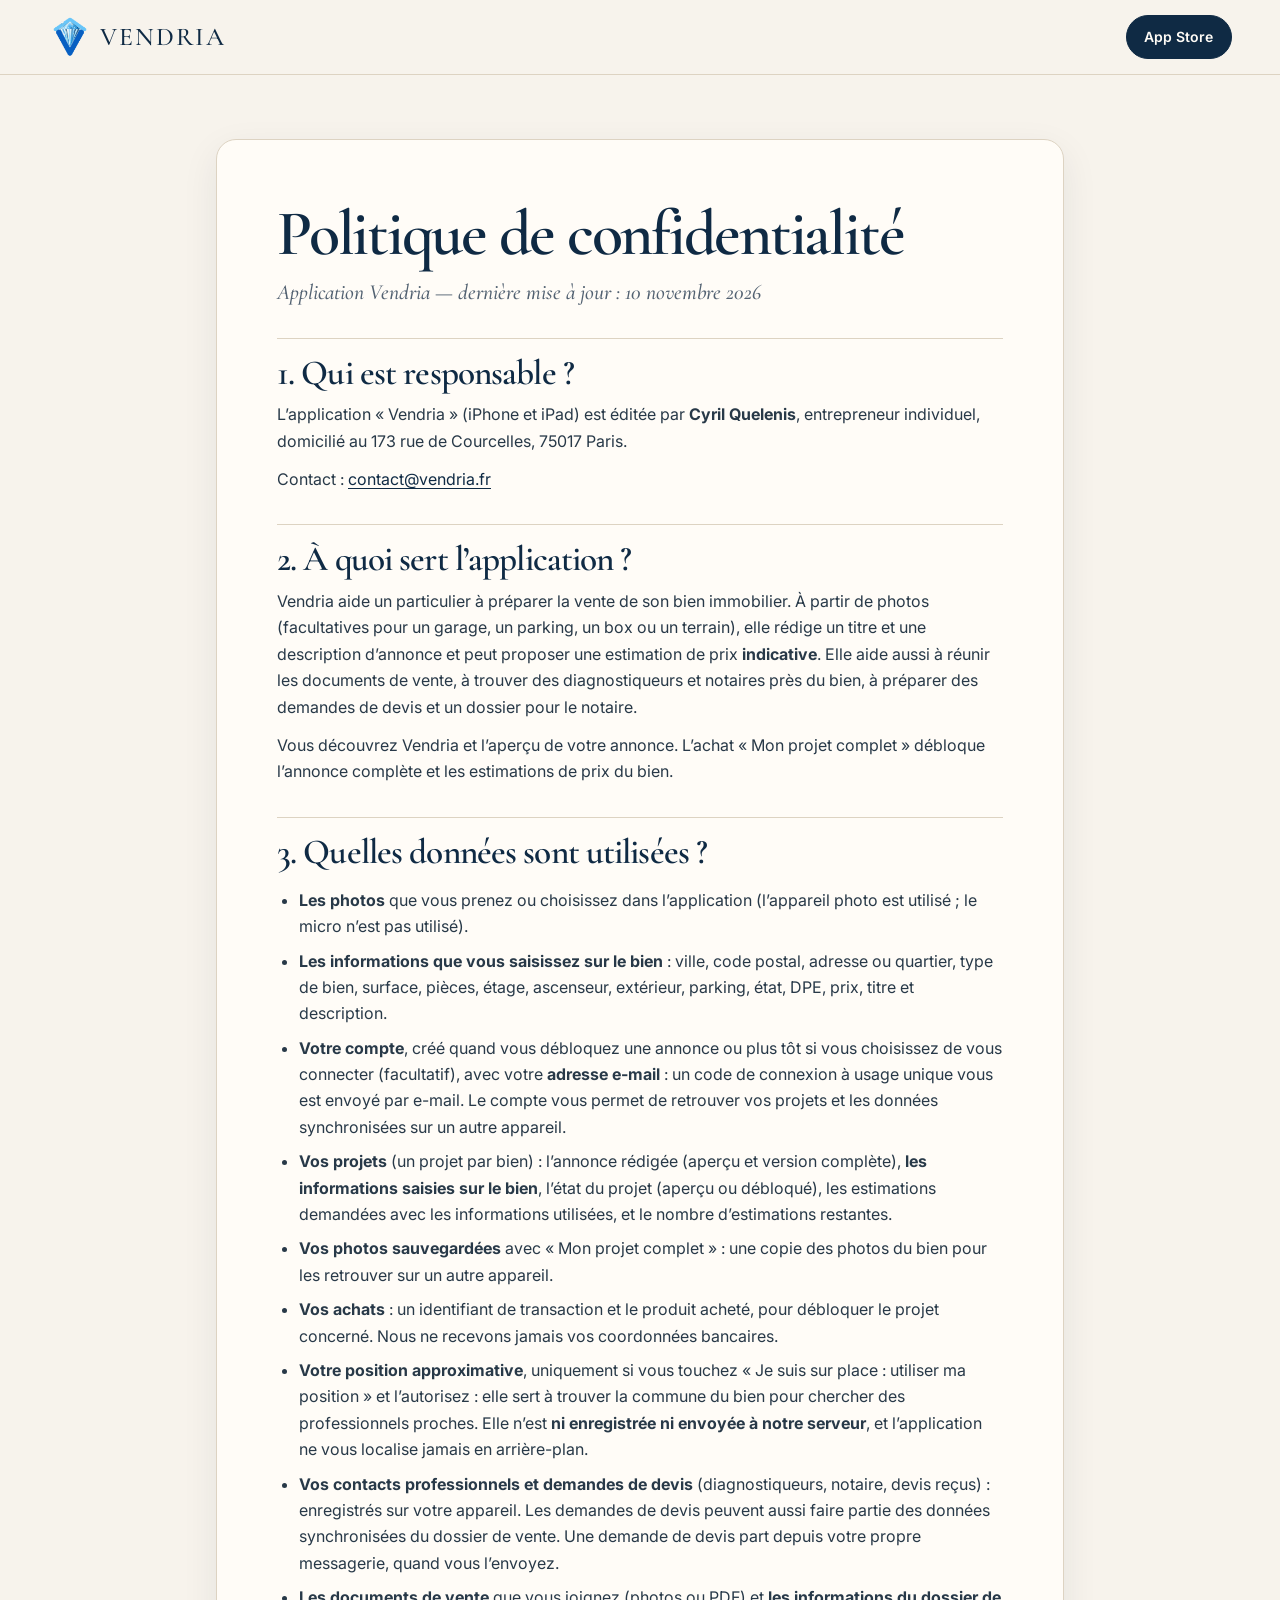
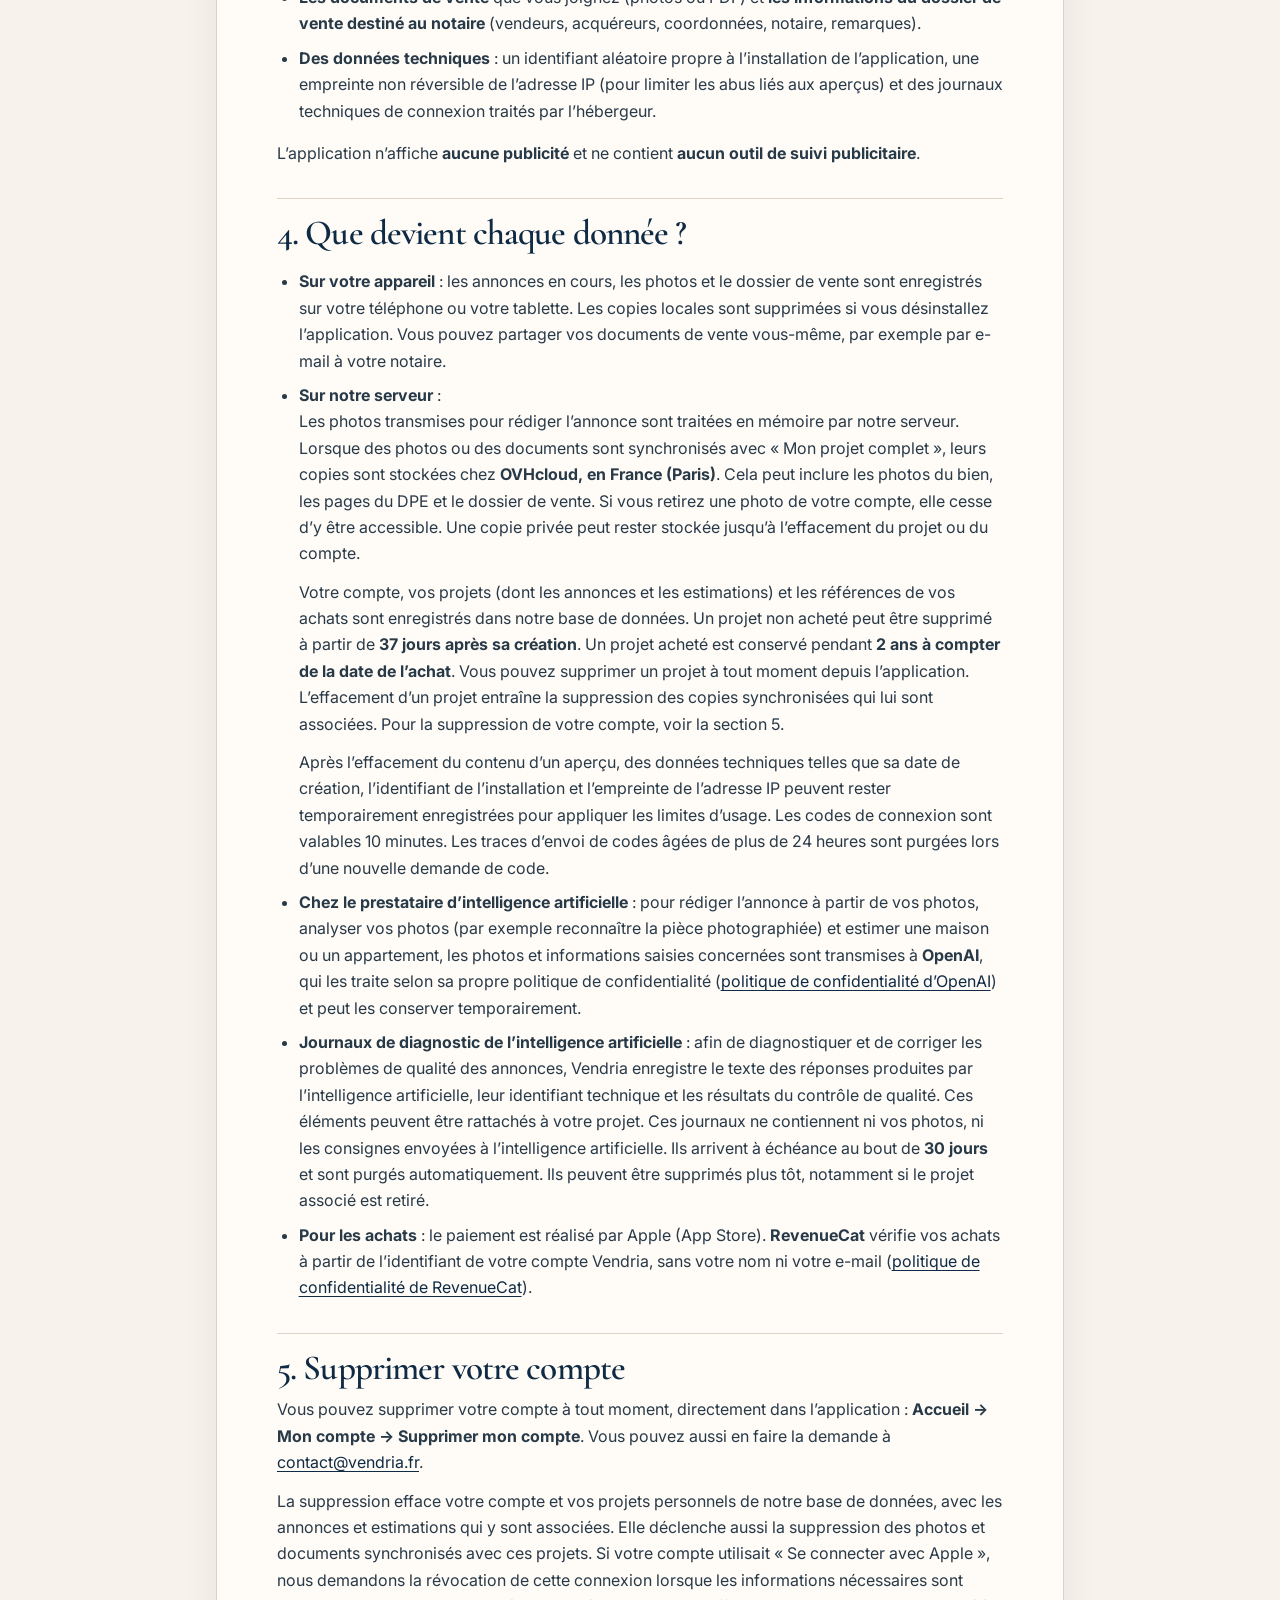
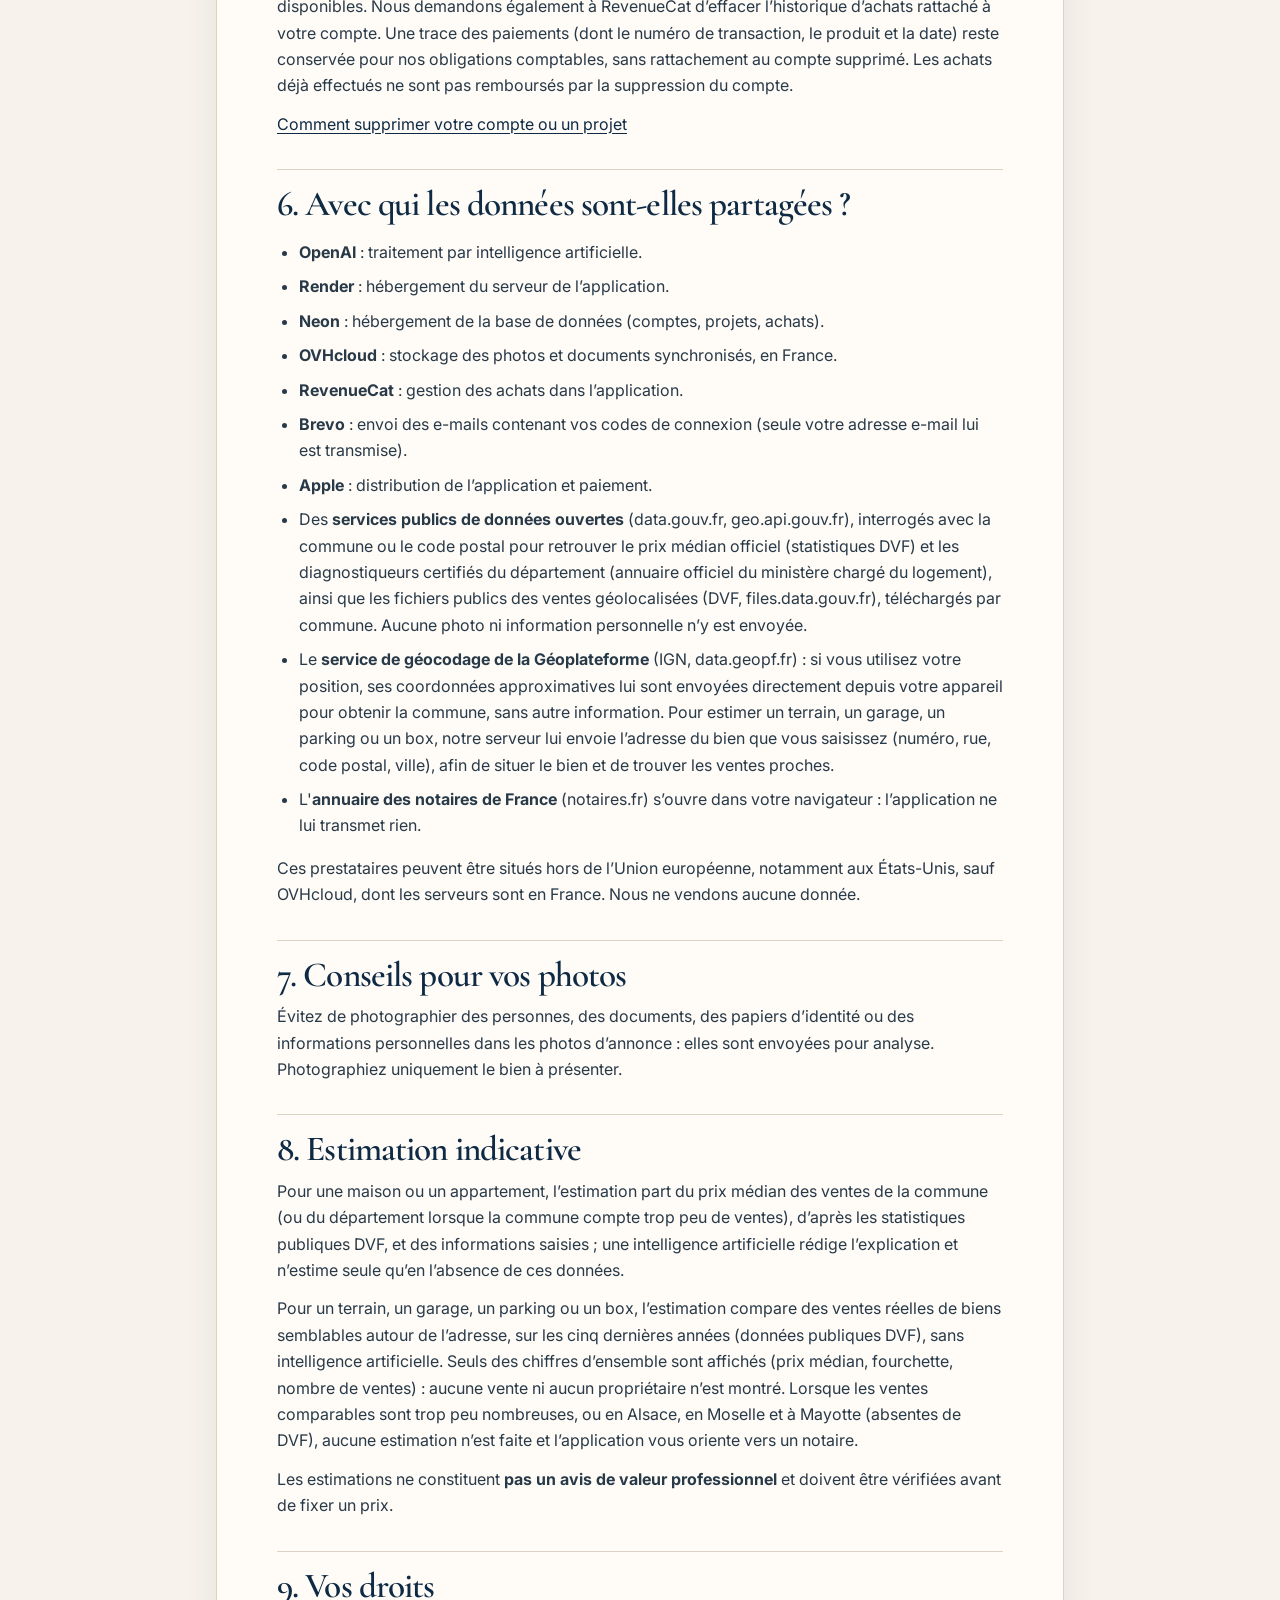
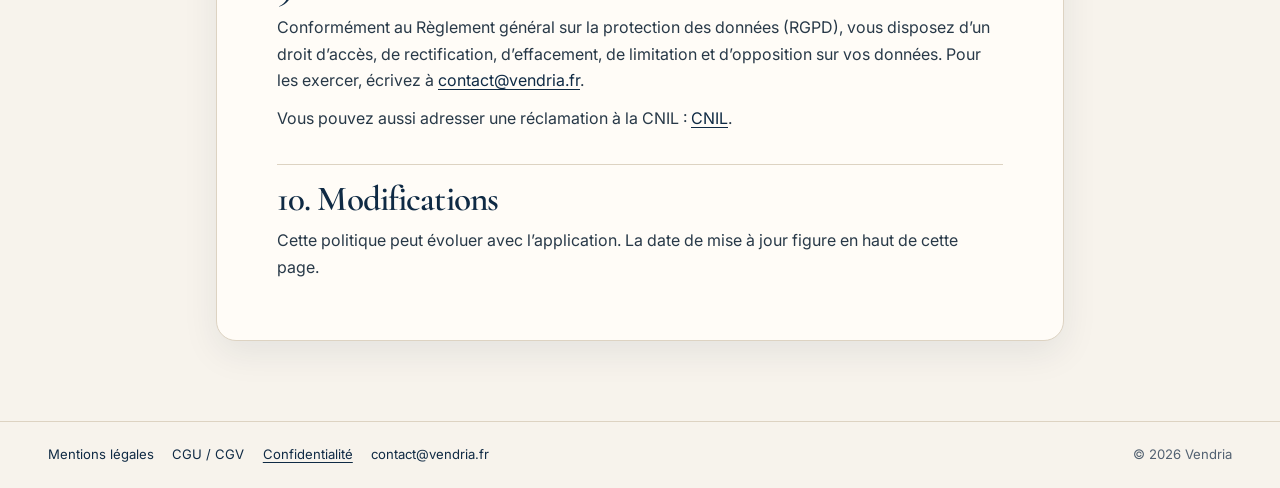
<file: confidentialite.html>
<!doctype html>
<html lang="fr">
<head>
  <meta charset="utf-8">
  <meta name="viewport" content="width=device-width, initial-scale=1">
  <title>Politique de confidentialité – Vendria</title>
  <link rel="canonical" href="https://vendria.fr/confidentialite">
  <link rel="icon" href="favicon.ico" sizes="any">
  <link rel="icon" type="image/png" sizes="32x32" href="favicon-32.png">
  <link rel="icon" type="image/png" sizes="180x180" href="favicon-180.png">
  <link rel="apple-touch-icon" sizes="180x180" href="apple-touch-icon.png">
  <link rel="stylesheet" href="style.css">
</head>
<body>
  <header class="site-header">
    <div class="shell header-inner">
      <a class="wordmark" href="index.html" aria-label="Vendria — Accueil"><img src="logo-vendria.png" width="44" height="44" alt=""><span>VENDRIA</span></a>
      <a class="download-link" href="https://apps.apple.com/fr/app/vendria-immobilier/id6817850161">App Store</a>
    </div>
  </header>

  <main class="legal">

<h1>Politique de confidentialité</h1>
<p class="date">Application Vendria — dernière mise à jour : 10 novembre 2026</p>

<h2>1. Qui est responsable ?</h2>
<p>L’application « Vendria » (iPhone et iPad) est éditée par <strong>Cyril Quelenis</strong>, entrepreneur individuel, domicilié au 173 rue de Courcelles, 75017 Paris.</p>
<p>Contact : <a href="mailto:contact@vendria.fr">contact@vendria.fr</a></p>

<h2>2. À quoi sert l’application ?</h2>
<p>Vendria aide un particulier à préparer la vente de son bien immobilier. À partir de photos (facultatives pour un garage, un parking, un box ou un terrain), elle rédige un titre et une description d’annonce et peut proposer une estimation de prix <strong>indicative</strong>. Elle aide aussi à réunir les documents de vente, à trouver des diagnostiqueurs et notaires près du bien, à préparer des demandes de devis et un dossier pour le notaire.</p>
<p>Vous découvrez Vendria et l’aperçu de votre annonce. L’achat « Mon projet complet » débloque l’annonce complète et les estimations de prix du bien.</p>

<h2>3. Quelles données sont utilisées ?</h2>
<ul>
  <li><strong>Les photos</strong> que vous prenez ou choisissez dans l’application (l’appareil photo est utilisé ; le micro n’est pas utilisé).</li>
  <li><strong>Les informations que vous saisissez sur le bien</strong> : ville, code postal, adresse ou quartier, type de bien, surface, pièces, étage, ascenseur, extérieur, parking, état, DPE, prix, titre et description.</li>
  <li><strong>Votre compte</strong>, créé quand vous débloquez une annonce ou plus tôt si vous choisissez de vous connecter (facultatif), avec votre <strong>adresse e-mail</strong> : un code de connexion à usage unique vous est envoyé par e-mail. Le compte vous permet de retrouver vos projets et les données synchronisées sur un autre appareil.</li>
  <li><strong>Vos projets</strong> (un projet par bien) : l’annonce rédigée (aperçu et version complète), <strong>les informations saisies sur le bien</strong>, l’état du projet (aperçu ou débloqué), les estimations demandées avec les informations utilisées, et le nombre d’estimations restantes.</li>
  <li><strong>Vos photos sauvegardées</strong> avec « Mon projet complet » : une copie des photos du bien pour les retrouver sur un autre appareil.</li>
  <li><strong>Vos achats</strong> : un identifiant de transaction et le produit acheté, pour débloquer le projet concerné. Nous ne recevons jamais vos coordonnées bancaires.</li>
  <li><strong>Votre position approximative</strong>, uniquement si vous touchez « Je suis sur place : utiliser ma position » et l’autorisez : elle sert à trouver la commune du bien pour chercher des professionnels proches. Elle n’est <strong>ni enregistrée ni envoyée à notre serveur</strong>, et l’application ne vous localise jamais en arrière-plan.</li>
  <li><strong>Vos contacts professionnels et demandes de devis</strong> (diagnostiqueurs, notaire, devis reçus) : enregistrés sur votre appareil. Les demandes de devis peuvent aussi faire partie des données synchronisées du dossier de vente. Une demande de devis part depuis votre propre messagerie, quand vous l’envoyez.</li>
  <li><strong>Les documents de vente</strong> que vous joignez (photos ou PDF) et <strong>les informations du dossier de vente destiné au notaire</strong> (vendeurs, acquéreurs, coordonnées, notaire, remarques).</li>
  <li><strong>Des données techniques</strong> : un identifiant aléatoire propre à l’installation de l’application, une empreinte non réversible de l’adresse IP (pour limiter les abus liés aux aperçus) et des journaux techniques de connexion traités par l’hébergeur.</li>
</ul>
<p>L’application n’affiche <strong>aucune publicité</strong> et ne contient <strong>aucun outil de suivi publicitaire</strong>.</p>

<h2>4. Que devient chaque donnée ?</h2>
<ul>
  <li><strong>Sur votre appareil</strong> : les annonces en cours, les photos et le dossier de vente sont enregistrés sur votre téléphone ou votre tablette. Les copies locales sont supprimées si vous désinstallez l’application. Vous pouvez partager vos documents de vente vous-même, par exemple par e-mail à votre notaire.</li>
  <li><strong>Sur notre serveur</strong> :
    <p>Les photos transmises pour rédiger l’annonce sont traitées en mémoire par notre serveur. Lorsque des photos ou des documents sont synchronisés avec « Mon projet complet », leurs copies sont stockées chez <strong>OVHcloud, en France (Paris)</strong>. Cela peut inclure les photos du bien, les pages du DPE et le dossier de vente. Si vous retirez une photo de votre compte, elle cesse d’y être accessible. Une copie privée peut rester stockée jusqu’à l’effacement du projet ou du compte.</p>
    <p>Votre compte, vos projets (dont les annonces et les estimations) et les références de vos achats sont enregistrés dans notre base de données. Un projet non acheté peut être supprimé à partir de <strong>37 jours après sa création</strong>. Un projet acheté est conservé pendant <strong>2 ans à compter de la date de l’achat</strong>. Vous pouvez supprimer un projet à tout moment depuis l’application. L’effacement d’un projet entraîne la suppression des copies synchronisées qui lui sont associées. Pour la suppression de votre compte, voir la section 5.</p>
    <p>Après l’effacement du contenu d’un aperçu, des données techniques telles que sa date de création, l’identifiant de l’installation et l’empreinte de l’adresse IP peuvent rester temporairement enregistrées pour appliquer les limites d’usage. Les codes de connexion sont valables 10 minutes. Les traces d’envoi de codes âgées de plus de 24 heures sont purgées lors d’une nouvelle demande de code.</p>
  </li>
  <li><strong>Chez le prestataire d’intelligence artificielle</strong> : pour rédiger l’annonce à partir de vos photos, analyser vos photos (par exemple reconnaître la pièce photographiée) et estimer une maison ou un appartement, les photos et informations saisies concernées sont transmises à <strong>OpenAI</strong>, qui les traite selon sa propre politique de confidentialité (<a href="https://openai.com/policies/privacy-policy">politique de confidentialité d’OpenAI</a>) et peut les conserver temporairement.</li>
  <li><strong>Journaux de diagnostic de l’intelligence artificielle</strong> : afin de diagnostiquer et de corriger les problèmes de qualité des annonces, Vendria enregistre le texte des réponses produites par l’intelligence artificielle, leur identifiant technique et les résultats du contrôle de qualité. Ces éléments peuvent être rattachés à votre projet. Ces journaux ne contiennent ni vos photos, ni les consignes envoyées à l’intelligence artificielle. Ils arrivent à échéance au bout de <strong>30 jours</strong> et sont purgés automatiquement. Ils peuvent être supprimés plus tôt, notamment si le projet associé est retiré.</li>
  <li><strong>Pour les achats</strong> : le paiement est réalisé par Apple (App Store). <strong>RevenueCat</strong> vérifie vos achats à partir de l’identifiant de votre compte Vendria, sans votre nom ni votre e-mail (<a href="https://www.revenuecat.com/privacy">politique de confidentialité de RevenueCat</a>).</li>
</ul>

<h2>5. Supprimer votre compte</h2>
<p>Vous pouvez supprimer votre compte à tout moment, directement dans l’application : <strong>Accueil → Mon compte → Supprimer mon compte</strong>. Vous pouvez aussi en faire la demande à <a href="mailto:contact@vendria.fr">contact@vendria.fr</a>.</p>
<p>La suppression efface votre compte et vos projets personnels de notre base de données, avec les annonces et estimations qui y sont associées. Elle déclenche aussi la suppression des photos et documents synchronisés avec ces projets. Si votre compte utilisait « Se connecter avec Apple », nous demandons la révocation de cette connexion lorsque les informations nécessaires sont disponibles. Nous demandons également à RevenueCat d’effacer l’historique d’achats rattaché à votre compte. Une trace des paiements (dont le numéro de transaction, le produit et la date) reste conservée pour nos obligations comptables, sans rattachement au compte supprimé. Les achats déjà effectués ne sont pas remboursés par la suppression du compte.</p>
<p><a href="suppression-compte.html">Comment supprimer votre compte ou un projet</a></p>

<h2>6. Avec qui les données sont-elles partagées ?</h2>
<ul>
  <li><strong>OpenAI</strong> : traitement par intelligence artificielle.</li>
  <li><strong>Render</strong> : hébergement du serveur de l’application.</li>
  <li><strong>Neon</strong> : hébergement de la base de données (comptes, projets, achats).</li>
  <li><strong>OVHcloud</strong> : stockage des photos et documents synchronisés, en France.</li>
  <li><strong>RevenueCat</strong> : gestion des achats dans l’application.</li>
  <li><strong>Brevo</strong> : envoi des e-mails contenant vos codes de connexion (seule votre adresse e-mail lui est transmise).</li>
  <li><strong>Apple</strong> : distribution de l’application et paiement.</li>
  <li>Des <strong>services publics de données ouvertes</strong> (data.gouv.fr, geo.api.gouv.fr), interrogés avec la commune ou le code postal pour retrouver le prix médian officiel (statistiques DVF) et les diagnostiqueurs certifiés du département (annuaire officiel du ministère chargé du logement), ainsi que les fichiers publics des ventes géolocalisées (DVF, files.data.gouv.fr), téléchargés par commune. Aucune photo ni information personnelle n’y est envoyée.</li>
  <li>Le <strong>service de géocodage de la Géoplateforme</strong> (IGN, data.geopf.fr) : si vous utilisez votre position, ses coordonnées approximatives lui sont envoyées directement depuis votre appareil pour obtenir la commune, sans autre information. Pour estimer un terrain, un garage, un parking ou un box, notre serveur lui envoie l’adresse du bien que vous saisissez (numéro, rue, code postal, ville), afin de situer le bien et de trouver les ventes proches.</li>
  <li>L'<strong>annuaire des notaires de France</strong> (notaires.fr) s’ouvre dans votre navigateur : l’application ne lui transmet rien.</li>
</ul>
<p>Ces prestataires peuvent être situés hors de l’Union européenne, notamment aux États-Unis, sauf OVHcloud, dont les serveurs sont en France. Nous ne vendons aucune donnée.</p>

<h2>7. Conseils pour vos photos</h2>
<p>Évitez de photographier des personnes, des documents, des papiers d’identité ou des informations personnelles dans les photos d’annonce : elles sont envoyées pour analyse. Photographiez uniquement le bien à présenter.</p>

<h2>8. Estimation indicative</h2>
<p>Pour une maison ou un appartement, l’estimation part du prix médian des ventes de la commune (ou du département lorsque la commune compte trop peu de ventes), d’après les statistiques publiques DVF, et des informations saisies ; une intelligence artificielle rédige l’explication et n’estime seule qu’en l’absence de ces données.</p>
<p>Pour un terrain, un garage, un parking ou un box, l’estimation compare des ventes réelles de biens semblables autour de l’adresse, sur les cinq dernières années (données publiques DVF), sans intelligence artificielle. Seuls des chiffres d’ensemble sont affichés (prix médian, fourchette, nombre de ventes) : aucune vente ni aucun propriétaire n’est montré. Lorsque les ventes comparables sont trop peu nombreuses, ou en Alsace, en Moselle et à Mayotte (absentes de DVF), aucune estimation n’est faite et l’application vous oriente vers un notaire.</p>
<p>Les estimations ne constituent <strong>pas un avis de valeur professionnel</strong> et doivent être vérifiées avant de fixer un prix.</p>

<h2>9. Vos droits</h2>
<p>Conformément au Règlement général sur la protection des données (RGPD), vous disposez d’un droit d’accès, de rectification, d’effacement, de limitation et d’opposition sur vos données. Pour les exercer, écrivez à <a href="mailto:contact@vendria.fr">contact@vendria.fr</a>.</p>
<p>Vous pouvez aussi adresser une réclamation à la CNIL : <a href="https://www.cnil.fr">CNIL</a>.</p>

<h2>10. Modifications</h2>
<p>Cette politique peut évoluer avec l’application. La date de mise à jour figure en haut de cette page.</p>

</main>

  <footer class="site-footer">
    <div class="shell footer-inner">
      <nav aria-label="Informations légales">
        <a href="mentions-legales.html">Mentions légales</a>
        <a href="cgu-cgv.html">CGU / CGV</a>
        <a href="confidentialite.html" aria-current="page">Confidentialité</a>
        <a href="mailto:contact@vendria.fr">contact@vendria.fr</a>
      </nav>
      <p>© 2026 Vendria</p>
    </div>
  </footer>
</body>
</html>
</file>
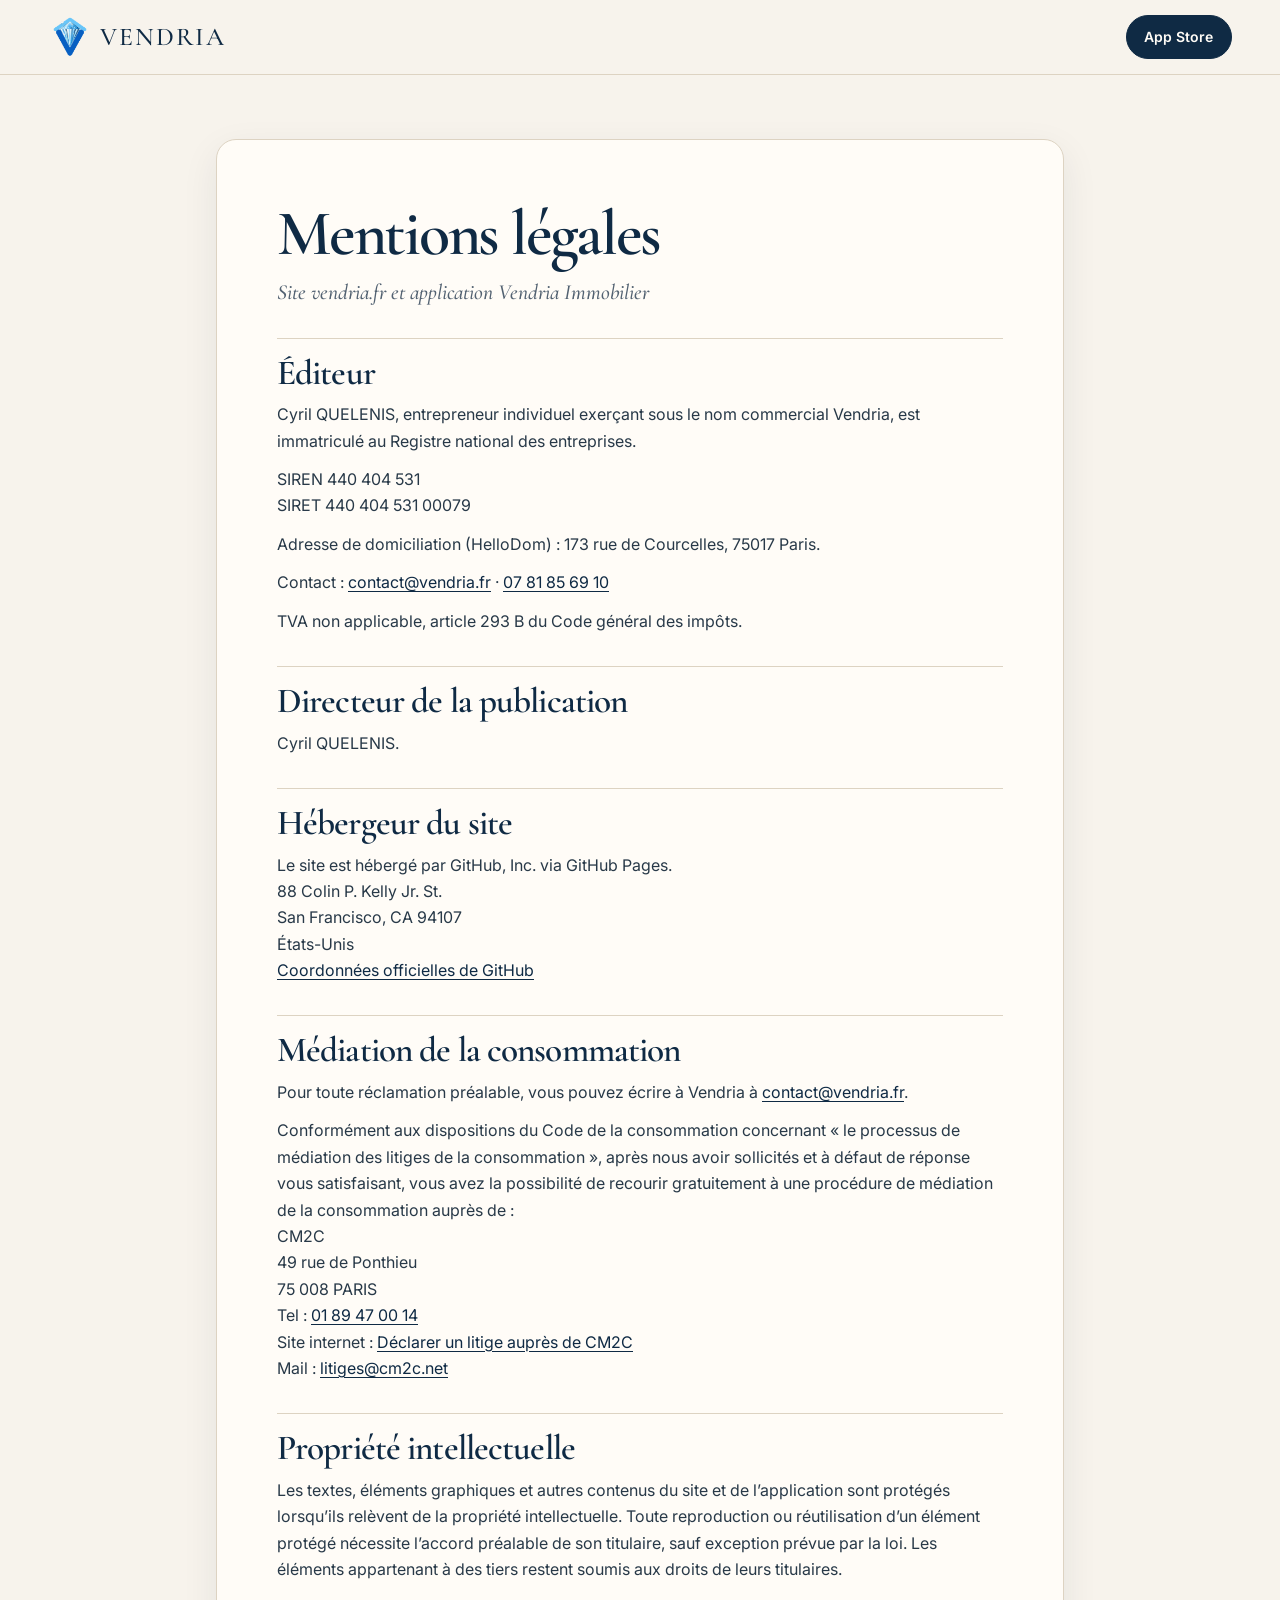
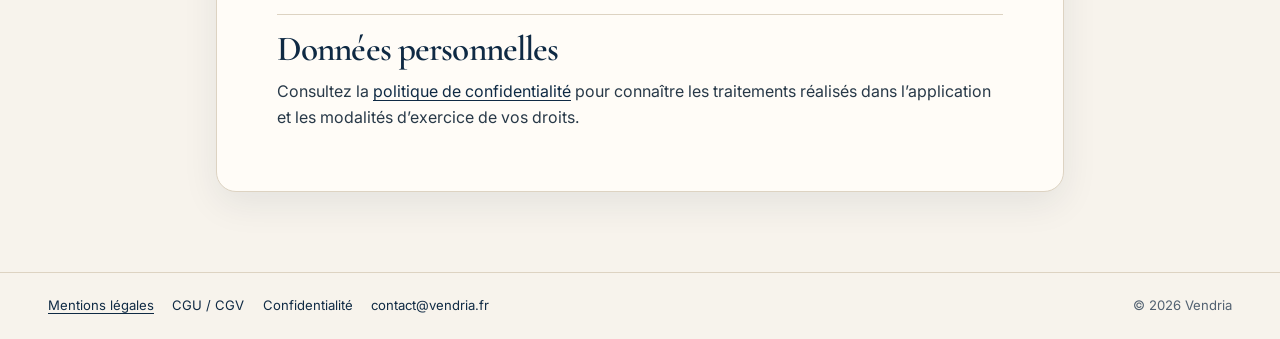
<file: mentions-legales.html>
<!doctype html>
<html lang="fr">
<head>
  <meta charset="utf-8">
  <meta name="viewport" content="width=device-width, initial-scale=1">
  <title>Mentions légales – Vendria</title>
  <link rel="icon" href="favicon.ico" sizes="any">
  <link rel="icon" type="image/png" sizes="32x32" href="favicon-32.png">
  <link rel="icon" type="image/png" sizes="180x180" href="favicon-180.png">
  <link rel="apple-touch-icon" sizes="180x180" href="apple-touch-icon.png">
  <link rel="stylesheet" href="style.css">
</head>
<body>
  <header class="site-header">
    <div class="shell header-inner">
      <a class="wordmark" href="index.html" aria-label="Vendria — Accueil"><img src="logo-vendria.png" width="44" height="44" alt=""><span>VENDRIA</span></a>
      <a class="download-link" href="https://apps.apple.com/fr/app/vendria-immobilier/id6817850161">App Store</a>
    </div>
  </header>

  <main class="legal">
    <h1>Mentions légales</h1>
    <p class="date">Site vendria.fr et application Vendria Immobilier</p>

    <h2>Éditeur</h2>
    <p>Cyril QUELENIS, entrepreneur individuel exerçant sous le nom commercial Vendria, est immatriculé au Registre national des entreprises.</p>
    <p>SIREN 440 404 531<br>SIRET 440 404 531 00079</p>
    <p>Adresse de domiciliation (HelloDom) : 173 rue de Courcelles, 75017 Paris.</p>
    <p>Contact : <a href="mailto:contact@vendria.fr">contact@vendria.fr</a> · <a href="tel:+33781856910">07 81 85 69 10</a></p>
    <p>TVA non applicable, article 293 B du Code général des impôts.</p>

    <h2>Directeur de la publication</h2>
    <p>Cyril QUELENIS.</p>

    <h2>Hébergeur du site</h2>
    <p>Le site est hébergé par GitHub, Inc. via GitHub Pages.</p>
    <address>88 Colin P. Kelly Jr. St.<br>San Francisco, CA 94107<br>États-Unis</address>
    <p><a href="https://docs.github.com/en/site-policy/privacy-policies/github-general-privacy-statement#contact-us">Coordonnées officielles de GitHub</a></p>

    <h2>Médiation de la consommation</h2>
    <p>Pour toute réclamation préalable, vous pouvez écrire à Vendria à <a href="mailto:contact@vendria.fr">contact@vendria.fr</a>.</p>
    <p>Conformément aux dispositions du Code de la consommation concernant « le processus de médiation des litiges de la consommation », après nous avoir sollicités et à défaut de réponse vous satisfaisant, vous avez la possibilité de recourir gratuitement à une procédure de médiation de la consommation auprès de :</p>
    <address>
      CM2C<br>
      49 rue de Ponthieu<br>
      75 008 PARIS<br>
      Tel : <a href="tel:+33189470014">01 89 47 00 14</a><br>
      Site internet : <a href="https://www.cm2c.net/declarer-un-litige.php">Déclarer un litige auprès de CM2C</a><br>
      Mail : <a href="mailto:litiges@cm2c.net">litiges@cm2c.net</a>
    </address>

    <h2>Propriété intellectuelle</h2>
    <p>Les textes, éléments graphiques et autres contenus du site et de l’application sont protégés lorsqu’ils relèvent de la propriété intellectuelle. Toute reproduction ou réutilisation d’un élément protégé nécessite l’accord préalable de son titulaire, sauf exception prévue par la loi. Les éléments appartenant à des tiers restent soumis aux droits de leurs titulaires.</p>

    <h2>Données personnelles</h2>
    <p>Consultez la <a href="confidentialite.html">politique de confidentialité</a> pour connaître les traitements réalisés dans l’application et les modalités d’exercice de vos droits.</p>
  </main>

  <footer class="site-footer">
    <div class="shell footer-inner">
      <nav aria-label="Informations légales">
        <a href="mentions-legales.html" aria-current="page">Mentions légales</a>
        <a href="cgu-cgv.html">CGU / CGV</a>
        <a href="confidentialite.html">Confidentialité</a>
        <a href="mailto:contact@vendria.fr">contact@vendria.fr</a>
      </nav>
      <p>© 2026 Vendria</p>
    </div>
  </footer>
</body>
</html>
</file>
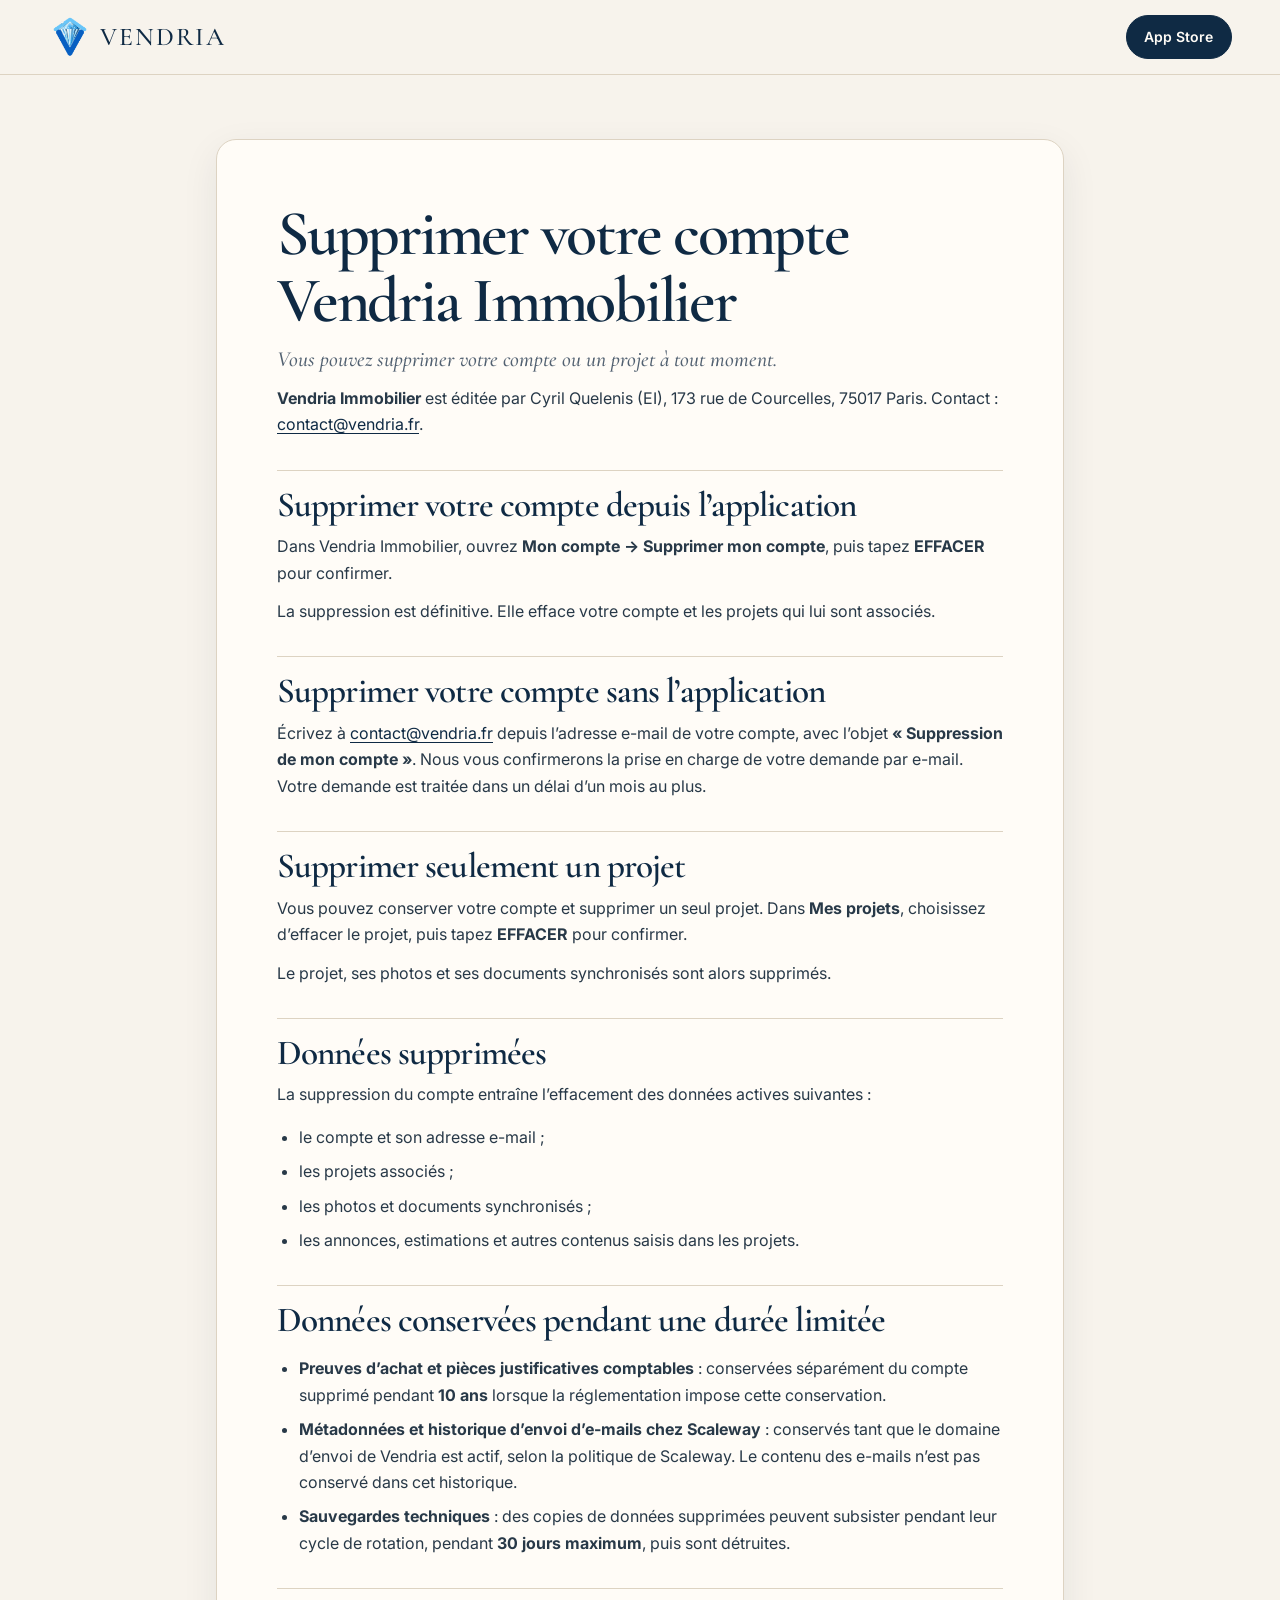
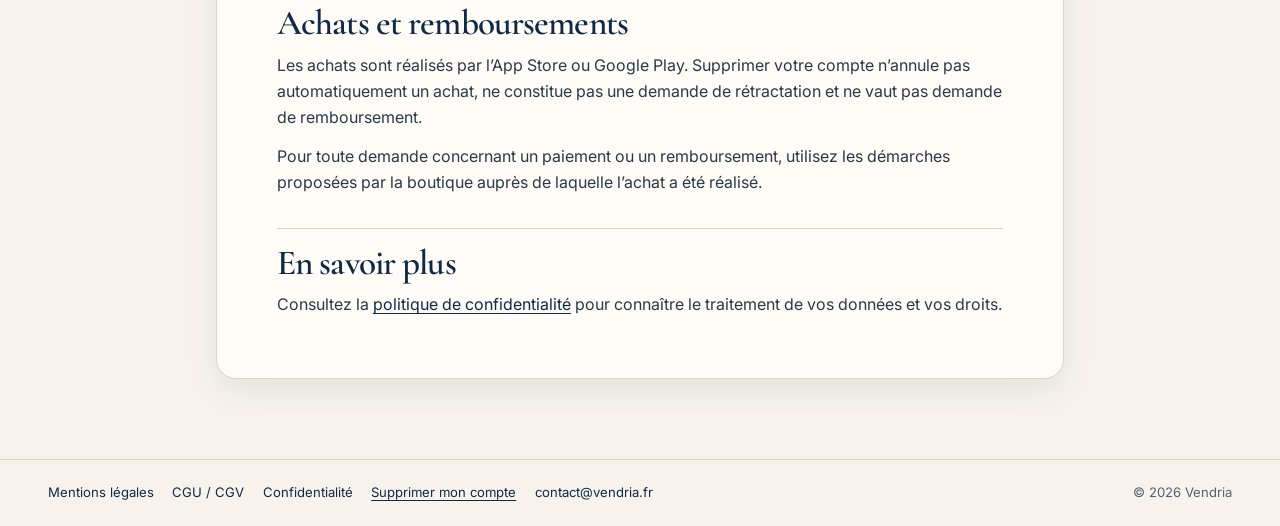
<file: suppression-compte.html>
<!doctype html>
<html lang="fr">
<head>
  <meta charset="utf-8">
  <meta name="viewport" content="width=device-width, initial-scale=1">
  <title>Supprimer votre compte Vendria Immobilier</title>
  <link rel="canonical" href="https://vendria.fr/suppression-compte.html">
  <link rel="icon" href="favicon.ico" sizes="any">
  <link rel="icon" type="image/png" sizes="32x32" href="favicon-32.png">
  <link rel="icon" type="image/png" sizes="180x180" href="favicon-180.png">
  <link rel="apple-touch-icon" sizes="180x180" href="apple-touch-icon.png">
  <link rel="stylesheet" href="style.css">
</head>
<body>
  <header class="site-header">
    <div class="shell header-inner">
      <a class="wordmark" href="index.html" aria-label="Vendria — Accueil"><img src="logo-vendria.png" width="44" height="44" alt=""><span>VENDRIA</span></a>
      <a class="download-link" href="https://apps.apple.com/fr/app/vendria-immobilier/id6817850161">App Store</a>
    </div>
  </header>

  <main class="legal">

<h1>Supprimer votre compte Vendria Immobilier</h1>
<p class="date">Vous pouvez supprimer votre compte ou un projet à tout moment.</p>

<p><strong>Vendria Immobilier</strong> est éditée par Cyril Quelenis (EI), 173 rue de Courcelles, 75017 Paris. Contact : <a href="mailto:contact@vendria.fr">contact@vendria.fr</a>.</p>

<h2>Supprimer votre compte depuis l’application</h2>
<p>Dans Vendria Immobilier, ouvrez <strong>Mon compte → Supprimer mon compte</strong>, puis tapez <strong>EFFACER</strong> pour confirmer.</p>
<p>La suppression est définitive. Elle efface votre compte et les projets qui lui sont associés.</p>

<h2>Supprimer votre compte sans l’application</h2>
<p>Écrivez à <a href="mailto:contact@vendria.fr?subject=Suppression%20de%20mon%20compte">contact@vendria.fr</a> depuis l’adresse e-mail de votre compte, avec l’objet <strong>« Suppression de mon compte »</strong>. Nous vous confirmerons la prise en charge de votre demande par e-mail. Votre demande est traitée dans un délai d’un mois au plus.</p>

<h2>Supprimer seulement un projet</h2>
<p>Vous pouvez conserver votre compte et supprimer un seul projet. Dans <strong>Mes projets</strong>, choisissez d’effacer le projet, puis tapez <strong>EFFACER</strong> pour confirmer.</p>
<p>Le projet, ses photos et ses documents synchronisés sont alors supprimés.</p>

<h2>Données supprimées</h2>
<p>La suppression du compte entraîne l’effacement des données actives suivantes :</p>
<ul>
  <li>le compte et son adresse e-mail ;</li>
  <li>les projets associés ;</li>
  <li>les photos et documents synchronisés ;</li>
  <li>les annonces, estimations et autres contenus saisis dans les projets.</li>
</ul>

<h2>Données conservées pendant une durée limitée</h2>
<ul>
  <li><strong>Preuves d’achat et pièces justificatives comptables</strong> : conservées séparément du compte supprimé pendant <strong>10 ans</strong> lorsque la réglementation impose cette conservation.</li>
  <li><strong>Métadonnées et historique d’envoi d’e-mails chez Scaleway</strong> : conservés tant que le domaine d’envoi de Vendria est actif, selon la politique de Scaleway. Le contenu des e-mails n’est pas conservé dans cet historique.</li>
  <li><strong>Sauvegardes techniques</strong> : des copies de données supprimées peuvent subsister pendant leur cycle de rotation, pendant <strong>30 jours maximum</strong>, puis sont détruites.</li>
</ul>

<h2>Achats et remboursements</h2>
<p>Les achats sont réalisés par l’App Store ou Google Play. Supprimer votre compte n’annule pas automatiquement un achat, ne constitue pas une demande de rétractation et ne vaut pas demande de remboursement.</p>
<p>Pour toute demande concernant un paiement ou un remboursement, utilisez les démarches proposées par la boutique auprès de laquelle l’achat a été réalisé.</p>

<h2>En savoir plus</h2>
<p>Consultez la <a href="confidentialite.html">politique de confidentialité</a> pour connaître le traitement de vos données et vos droits.</p>

  </main>

  <footer class="site-footer">
    <div class="shell footer-inner">
      <nav aria-label="Informations légales">
        <a href="mentions-legales.html">Mentions légales</a>
        <a href="cgu-cgv.html">CGU / CGV</a>
        <a href="confidentialite.html">Confidentialité</a>
        <a href="suppression-compte.html" aria-current="page">Supprimer mon compte</a>
        <a href="mailto:contact@vendria.fr">contact@vendria.fr</a>
      </nav>
      <p>© 2026 Vendria</p>
    </div>
  </footer>
</body>
</html>
</file>
<file: style.css>
@import url('https://fonts.googleapis.com/css2?family=Cormorant+Garamond:ital,wght@0,500;0,600;0,700;1,500&family=Inter:wght@400;500;600&display=swap');

@font-face { font-family: "Cormorant App"; src: url("assets/fonts/CormorantGaramond.ttf") format("truetype"); font-weight: 300 700; font-style: normal; font-display: swap; }

:root {
  color-scheme: light;
  --ivory: #f7f3ec;
  --paper: #fffcf7;
  --navy: #0f2a44;
  --ink: #283948;
  --muted: #526171;
  --gold: #b8975a;
  --line: #ddd3c2;
  --serif: "Cormorant Garamond", Georgia, serif;
  --sans: "Inter", system-ui, sans-serif;
  --radius: 1.25rem;
  --shadow: 0 12px 36px rgb(15 42 68 / 8%);
}

*, *::before, *::after { box-sizing: border-box; }

body {
  display: flex;
  min-height: 100vh;
  flex-direction: column;
  margin: 0;
  color: var(--ink);
  background: var(--ivory);
  font: 1rem/1.65 var(--sans);
}

main { flex: 1; }

h1, h2, h3 {
  margin: 0;
  color: var(--navy);
  font: 600 2rem/1.05 var(--serif);
}

h1 { font-size: clamp(2.65rem, 6vw, 4.65rem); letter-spacing: -.035em; text-wrap: balance; }
h2 { font-size: clamp(2.45rem, 5vw, 3.75rem); letter-spacing: -.025em; }
p { margin: 0; }

a {
  color: var(--navy);
  text-underline-offset: .2em;
}

a:focus-visible {
  outline: 2px solid var(--navy);
  outline-offset: 4px;
}

.shell {
  width: min(100% - 2rem, 74rem);
  margin-inline: auto;
}

.site-header { border-bottom: 1px solid var(--line); }

.header-inner, .footer-inner {
  display: flex;
  flex-wrap: wrap;
  align-items: center;
  justify-content: space-between;
  gap: .75rem 1.5rem;
}

.header-inner { min-height: 4.6rem; padding-block: .55rem; }

.wordmark {
  font: 700 2.45rem/1 var(--serif);
  letter-spacing: -.065em;
  text-decoration: none;
}

.download-link {
  display: inline-flex;
  align-items: center;
  min-height: 2.75rem;
  padding: .4rem 1.1rem;
  border: 1px solid var(--navy);
  border-radius: 999px;
  background: var(--navy);
  color: var(--paper);
  font-size: .875rem;
  font-weight: 600;
  text-decoration: none;
}

.download-link:hover { background: #214360; }

.hero {
  display: grid;
  gap: clamp(2rem, 5vw, 4.5rem);
  margin-top: clamp(1.25rem, 3vw, 2.75rem);
}

.hero-copy { min-width: 0; }

.hero-photo {
  display: block;
  width: 100%;
  height: auto;
  border-radius: var(--radius);
  background: #e7e0d5;
  aspect-ratio: auto 3 / 2;
}

.legal {
  border: 1px solid var(--line);
  border-radius: var(--radius);
  box-shadow: var(--shadow);
}

.eyebrow {
  display: flex;
  align-items: center;
  gap: .7rem;
  margin-bottom: .8rem;
  color: var(--navy);
  font-size: .73rem;
  font-weight: 600;
  letter-spacing: .15em;
  text-transform: uppercase;
}

.eyebrow::before, .hero-signature::after {
  content: "";
  width: 1.65rem;
  height: 1px;
  background: var(--gold);
}

.hero-signature {
  margin-top: 1.25rem;
  letter-spacing: .22em;
}

.offer-card .eyebrow::before { content: none; }

.tagline {
  max-width: 37ch;
  margin: 1.5rem 0 1.35rem;
  font: italic 500 clamp(1.35rem, 2.5vw, 1.75rem)/1.23 var(--serif);
  color: var(--navy);
}

.store-badge {
  display: inline-flex;
  vertical-align: top;
  border-radius: .45rem;
}

.store-badge img { display: block; object-fit: contain; }

.availability { margin-top: .55rem; color: var(--muted); font-size: .75rem; }

.steps, .offer { margin-block: clamp(3.25rem, 8vw, 6.5rem); }

.timeline {
  display: grid;
  list-style: none;
  margin: 1.75rem 0 0;
  padding: 0;
}

.timeline li {
  position: relative;
  min-width: 0;
  min-height: 4.75rem;
  padding: .05rem 0 1.25rem 3.25rem;
}

.timeline li:not(:last-child)::before {
  content: "";
  position: absolute;
  top: 1.2rem;
  bottom: -1.2rem;
  left: 1.2rem;
  width: 1px;
  background: var(--gold);
}

.step-number {
  position: absolute;
  top: 0;
  left: 0;
  display: grid;
  place-items: center;
  width: 2.4rem;
  height: 2.4rem;
  border: 1px solid var(--gold);
  border-radius: 50%;
  background: var(--ivory);
  color: var(--navy);
  font-size: .75rem;
  font-weight: 600;
  font-variant-numeric: tabular-nums;
}

.timeline h3 { font-size: 1.7rem; }
.timeline p { margin-top: .25rem; color: var(--muted); font-size: .875rem; }

.offer {
  display: grid;
  gap: clamp(1rem, 2.5vw, 2rem);
}

.offer-card {
  padding: clamp(1.25rem, 4vw, 2.5rem);
  border: 1px solid var(--line);
  border-radius: var(--radius);
  background: rgb(255 252 247 / 25%);
}

.offer-card-premium {
  border-color: var(--gold);
  background: var(--paper);
  box-shadow: var(--shadow);
}

.offer-title { font-size: clamp(2rem, 3.2vw, 2.8rem); }

.offer-price {
  margin-top: .6rem;
  color: var(--navy);
  font-weight: 700;
  font-variant-numeric: lining-nums;
}

.offer-subtitle { margin-top: .6rem; }
.offer-subtitle em { color: var(--muted); }

.offer-list {
  display: grid;
  gap: .5rem;
  margin: 1rem 0 0;
  padding: 1rem 0 0 1.25rem;
  border-top: 1px solid var(--line);
  color: var(--navy);
  list-style-type: "✓ ";
}

.offer-detail { margin-top: 1rem; color: var(--muted); }

.offer-comparison {
  grid-column: 1 / -1;
  min-width: 0;
  margin-top: clamp(1.5rem, 4vw, 3rem);
  text-align: center;
}

.comparison-subtitle { margin-top: .65rem; color: var(--muted); }

.comparison-scroll {
  width: 100%;
  margin-top: 1.5rem;
  overflow-x: auto;
  border: 1px solid var(--line);
  border-radius: var(--radius);
  background: var(--paper);
  box-shadow: var(--shadow);
}

.comparison-table {
  width: 100%;
  min-width: 38rem;
  border-collapse: collapse;
  text-align: center;
}

.comparison-table th, .comparison-table td { padding: 1rem .75rem; }
.comparison-table thead th { color: var(--navy); }
.comparison-table tbody tr { border-top: 1px solid var(--line); }
.comparison-table tbody th { width: 44%; color: var(--ink); font-weight: 500; text-align: left; }
.comparison-table td { width: 28%; color: var(--navy); font-size: 1.2rem; font-weight: 700; }

.visually-hidden {
  position: absolute;
  width: 1px;
  height: 1px;
  padding: 0;
  overflow: hidden;
  clip: rect(0, 0, 0, 0);
  white-space: nowrap;
  border: 0;
}

.site-footer { border-top: 1px solid var(--line); }

.footer-inner {
  padding-block: 1.4rem;
  color: var(--muted);
  font-size: .82rem;
}

.footer-inner nav { display: flex; flex-wrap: wrap; gap: .4rem 1.15rem; }
.footer-inner a { text-decoration: none; }
.footer-inner a:hover, .footer-inner [aria-current="page"] { text-decoration: underline; }

.legal {
  width: min(100% - 2rem, 53rem);
  margin: clamp(1.25rem, 5vw, 4rem) auto clamp(3rem, 7vw, 5rem);
  padding: clamp(1.25rem, 5vw, 3.75rem);
  background: var(--paper);
  overflow-wrap: anywhere;
}

.legal h1 { font-size: clamp(2.4rem, 6vw, 4rem); }
.legal h2 {
  margin: 2rem 0 .6rem;
  padding-top: 1rem;
  border-top: 1px solid var(--line);
  font-size: clamp(1.7rem, 4vw, 2.2rem);
}

.legal p + p, .legal h1 + p { margin-top: .75rem; }
.legal li + li { margin-top: .5rem; }
.legal ol, .legal ul { padding-inline-start: 1.35rem; }
.legal address { font-style: normal; }
.legal .date { color: var(--muted); font: italic 500 1.35rem/1.25 var(--serif); }

@media (min-width: 54rem) {
  .shell { width: min(100% - 4rem, 74rem); }

  .hero {
    grid-template-columns: repeat(2, minmax(0, 1fr));
    align-items: center;
  }

  .timeline { grid-template-columns: repeat(5, minmax(0, 1fr)); margin-top: 2rem; }
  .timeline li { padding: 3.25rem .65rem 0 0; }
  .timeline li:not(:last-child)::before { inset: 1.2rem -1.2rem auto 1.2rem; width: auto; height: 1px; }
  .offer { grid-template-columns: repeat(2, minmax(0, 1fr)); }

  .offer-title { min-height: 4rem; align-content: center; }
}

/* Marque identique à la signature de l’application. */
.wordmark { display: inline-flex; align-items: center; gap: 8px; font: 500 1.6rem/1 "Cormorant App", Georgia, serif; letter-spacing: 2px; }
.wordmark img { display: block; object-fit: contain; }
.steps { text-align: center; }
.steps-intro { max-width: 48rem; margin: 1rem auto 0; }
.timeline h3 { font-weight: 500; }
.timeline p { font-weight: 400; font-size: 1rem; color: var(--ink); }
.coach { text-align: center; max-width: 52rem; margin-block: 3rem 4rem; }
.coach > p { margin-top: 1.25rem; }
.coach-signature { font: italic 500 clamp(1.5rem, 3vw, 2rem)/1.3 var(--serif); color: var(--navy); }
@media (min-width: 54rem) {
  .timeline li { padding-inline: .65rem; }
  .step-number { left: calc(50% - 1.2rem); }
  .timeline li:not(:last-child)::before { left: 50%; right: -50%; }
}
@media (max-width: 53.999rem) {
  .timeline { max-width: 34rem; margin-inline: auto; }
  .timeline li { padding-left: 0; padding-top: 3.25rem; padding-bottom: 1.75rem; }
  .step-number { left: calc(50% - 1.2rem); }
  .timeline li:not(:last-child)::before { content: none; }
}

@media (max-width: 40rem) {
  .site-header {
    position: sticky;
    top: 0;
    z-index: 10;
    background: rgb(247 243 236 / 96%);
    backdrop-filter: blur(10px);
  }

  .download-link {
    min-height: 2.9rem;
    padding-inline: 1.25rem;
    box-shadow: 0 6px 18px rgb(15 42 68 / 20%);
  }

  .store-badge { width: min(12rem, 100%); }
  .store-badge img { width: 100%; height: auto; }
}
</file>
